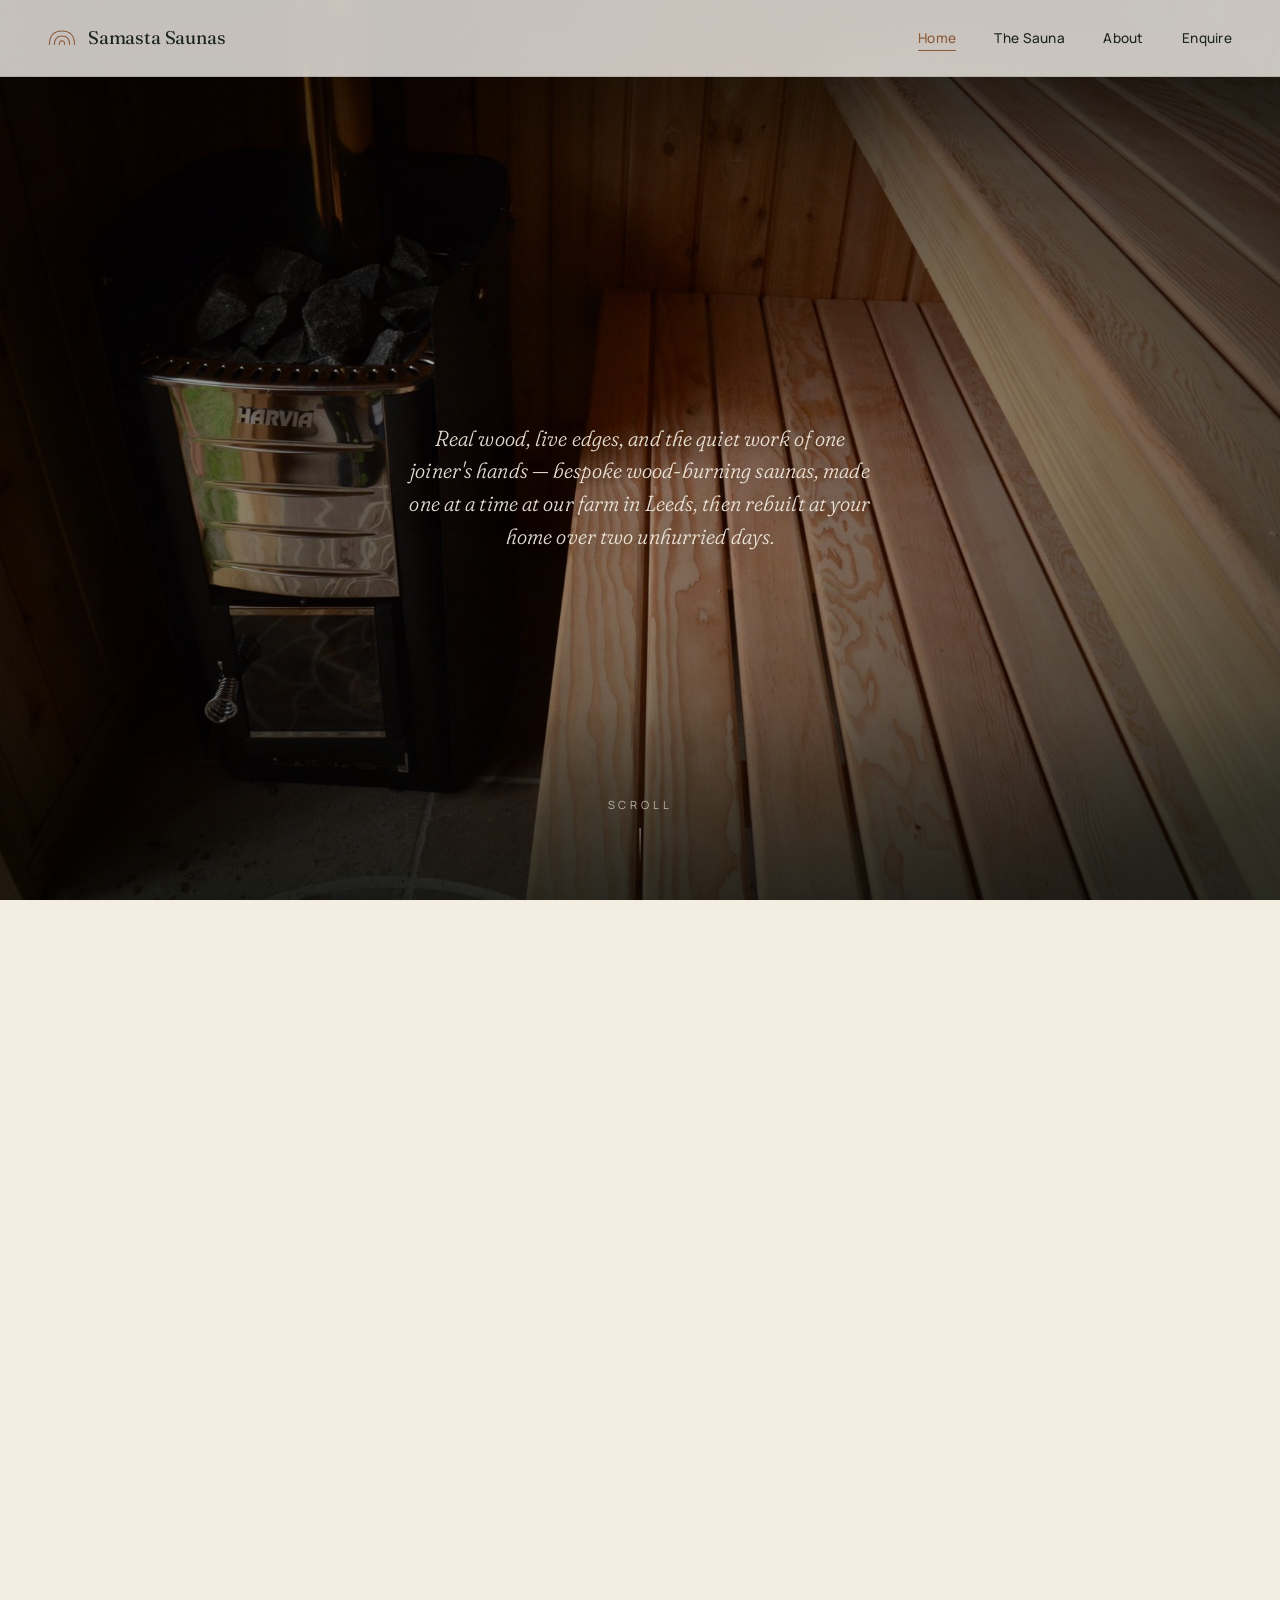
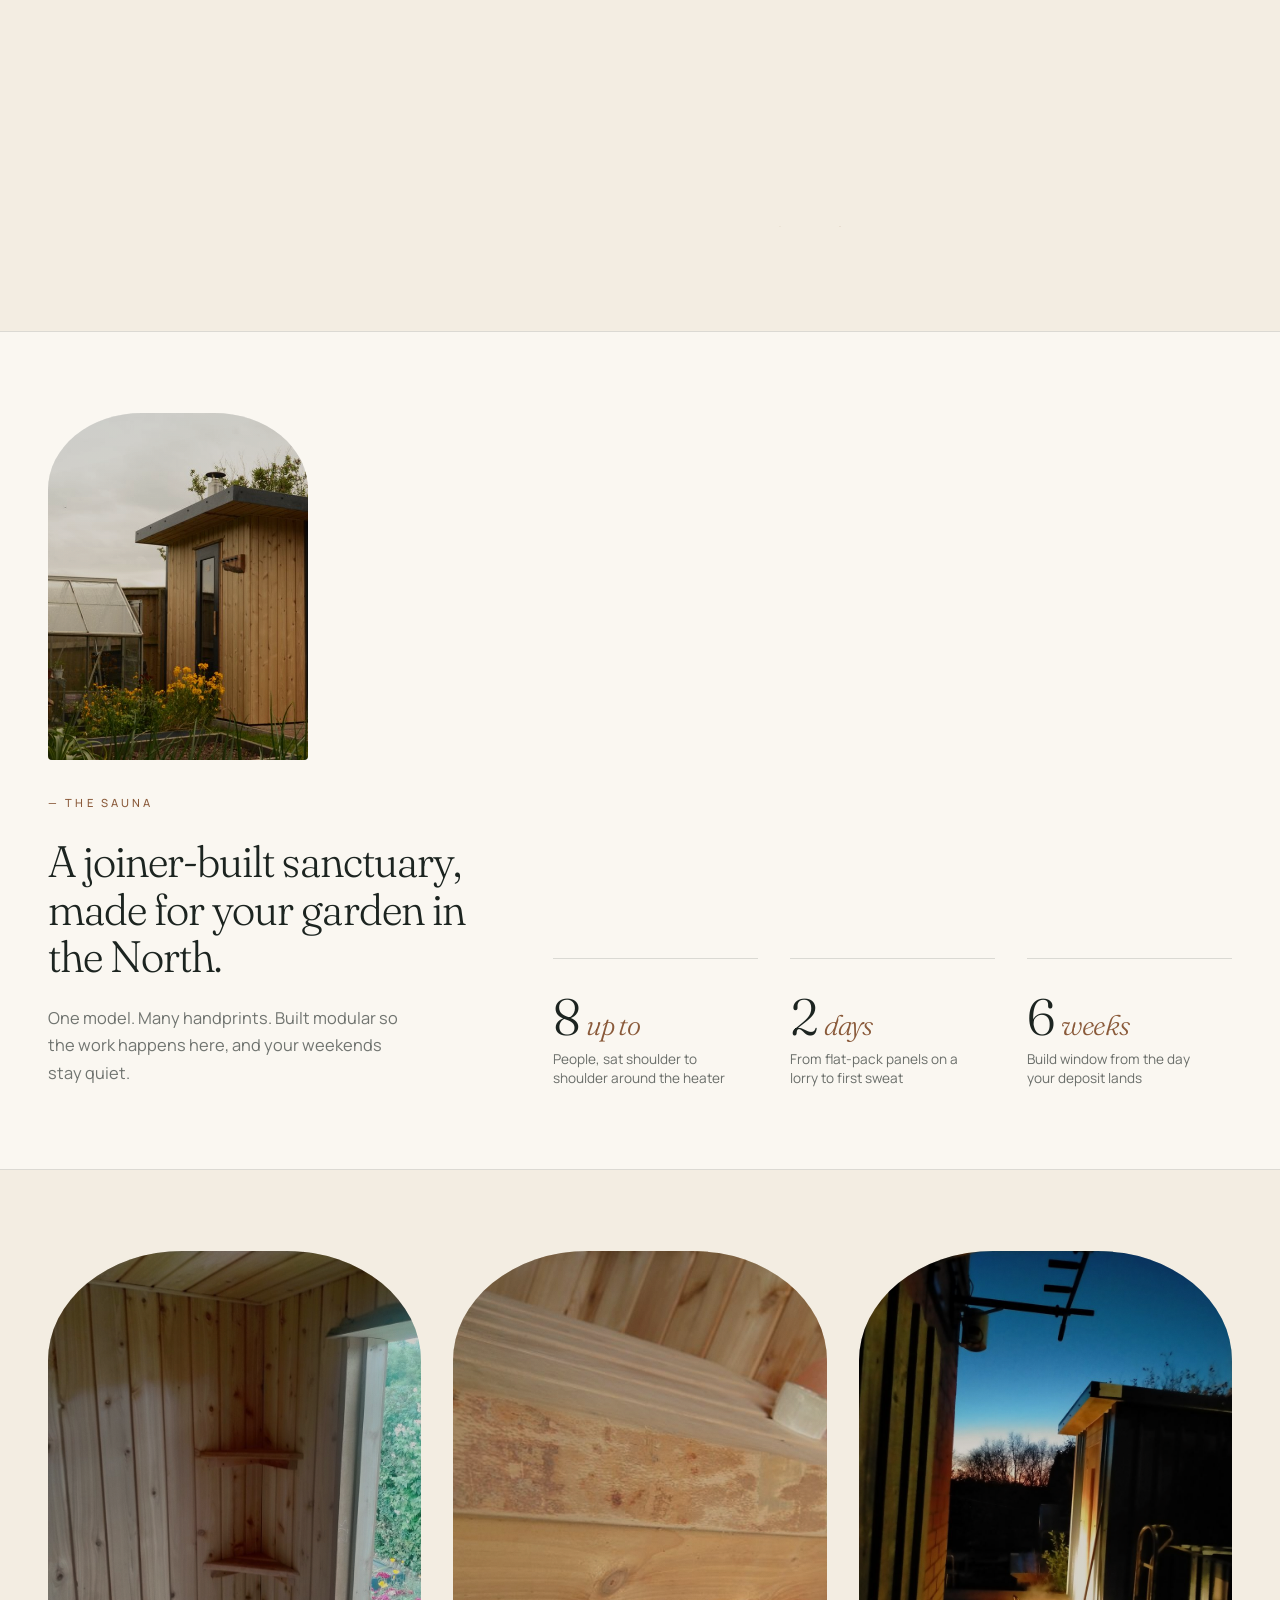
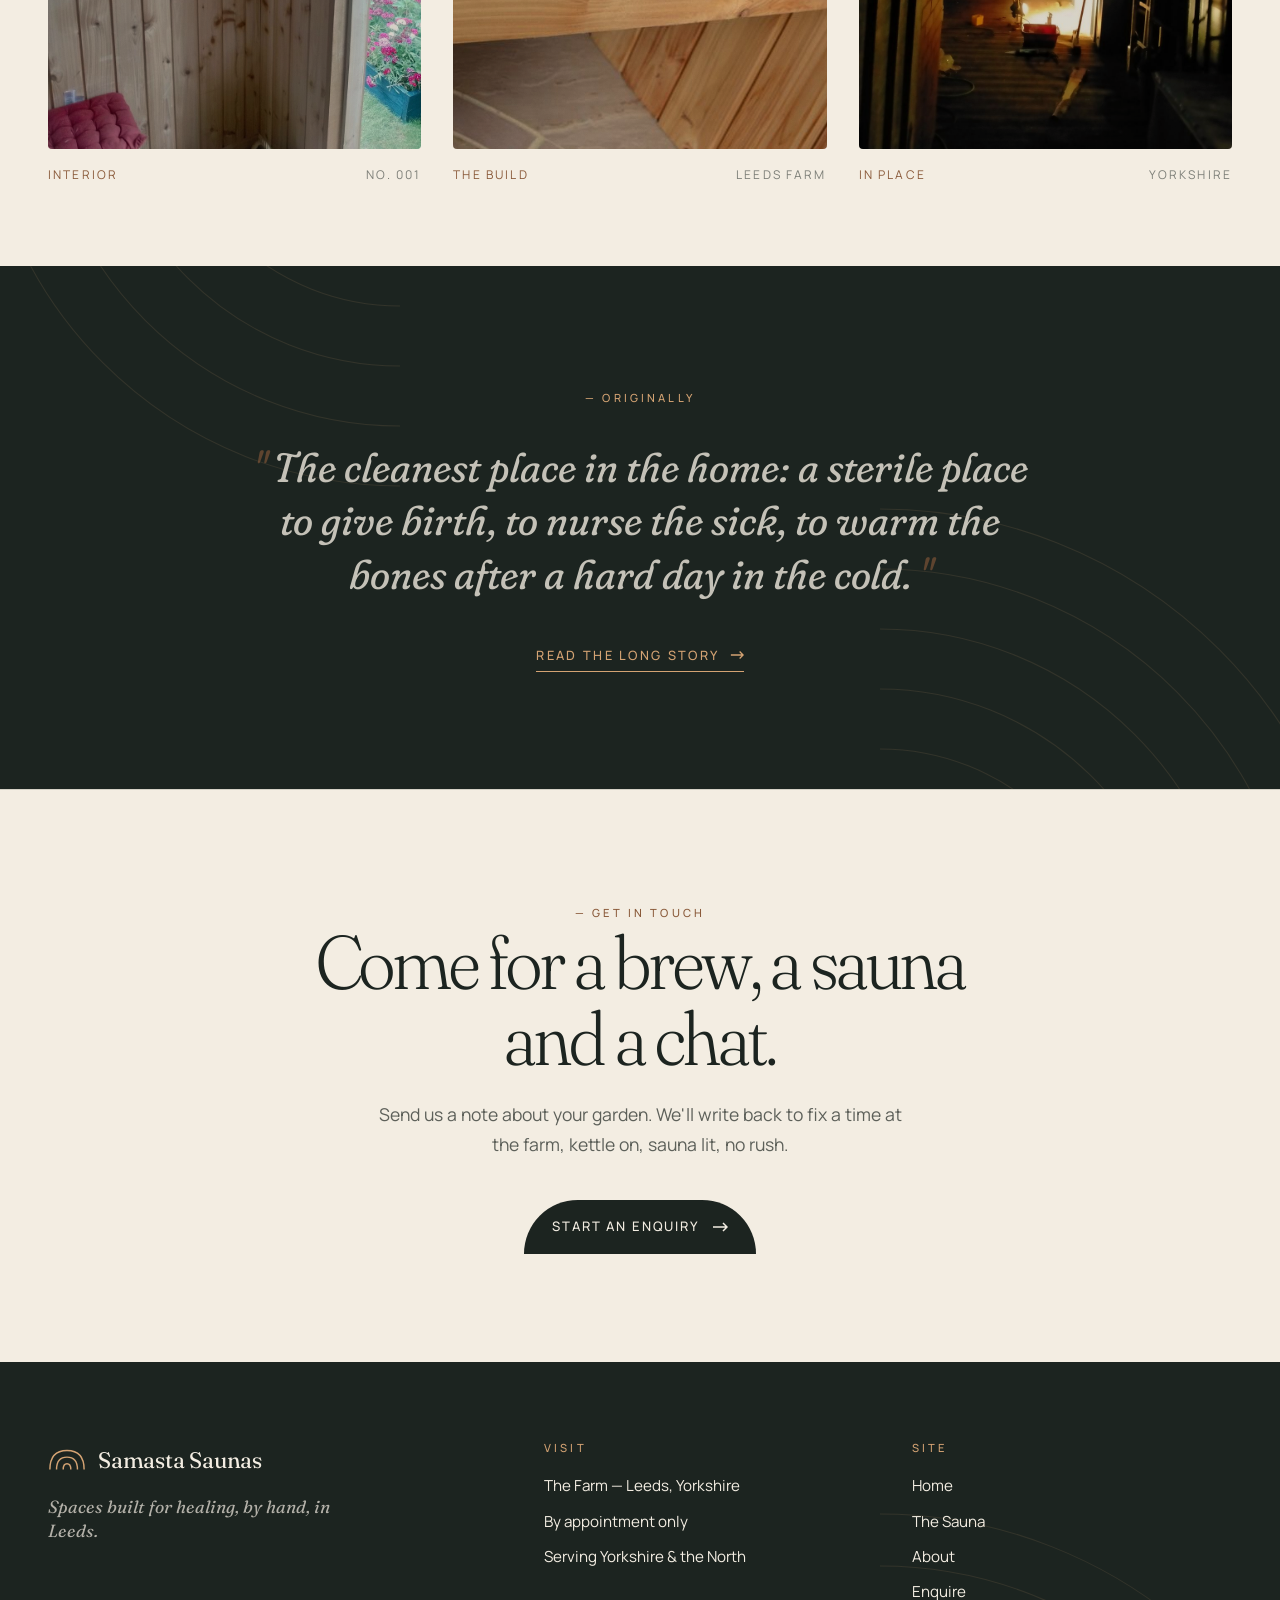
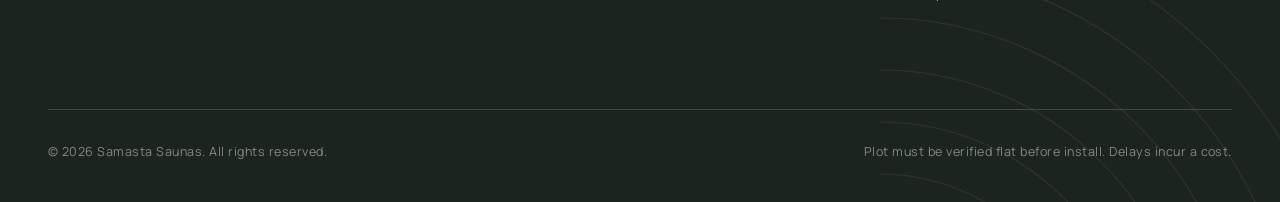
<file: index.html>
<!DOCTYPE html>
<html lang="en">
<head>
    <meta charset="UTF-8">
    <meta name="viewport" content="width=device-width, initial-scale=1.0">
    <title>Samasta Saunas — Hand-built wood-burning saunas, Leeds & Yorkshire</title>
    <meta name="description" content="Bespoke wood-burning saunas built by hand in Leeds. British red cedar, sheep's wool insulation, modular install in two days. Serving Yorkshire and the North of England.">
    <meta property="og:title" content="Samasta Saunas">
    <meta property="og:description" content="Real wood. Live edges. Sanctuary, built by hand. Bespoke wood-burning saunas from Leeds.">
    <meta property="og:type" content="website">
    <link rel="icon" type="image/svg+xml" href="data:image/svg+xml,<svg xmlns='http://www.w3.org/2000/svg' viewBox='0 0 40 24' fill='none' stroke='%238a5a3a' stroke-width='2'><path d='M2 22 Q2 2 20 2 Q38 2 38 22'/><path d='M9 22 Q9 9 20 9 Q31 9 31 22'/><path d='M16 22 Q16 16 20 16 Q24 16 24 22'/></svg>">
    <link rel="preconnect" href="https://fonts.googleapis.com">
    <link rel="preconnect" href="https://fonts.gstatic.com" crossorigin>
    <link href="https://fonts.googleapis.com/css2?family=Fraunces:ital,opsz,wght,SOFT@0,9..144,300..600,30..100;1,9..144,300..600,30..100&family=Manrope:wght@300;400;500;600&display=swap" rel="stylesheet">
    <link rel="preload" as="image" href="images/hero-interior.jpg" fetchpriority="high">
    <meta property="og:image" content="images/hero-interior.jpg">
    <meta name="twitter:card" content="summary_large_image">
    <link rel="stylesheet" href="styles.css">
</head>
<body>

<header class="nav" role="banner">
    <div class="nav__inner">
        <a class="brand" href="index.html" aria-label="Samasta Saunas home">
            <svg class="brand__mark" viewBox="0 0 40 24" fill="none" stroke="currentColor" stroke-width="1.5" aria-hidden="true">
                <path d="M2 22 Q2 2 20 2 Q38 2 38 22"/>
                <path d="M9 22 Q9 9 20 9 Q31 9 31 22"/>
                <path d="M16 22 Q16 16 20 16 Q24 16 24 22"/>
            </svg>
            <span>Samasta Saunas</span>
        </a>
        <button class="nav__toggle" aria-label="Open menu" aria-expanded="false"><span></span></button>
        <ul class="nav__links" id="nav-links">
            <li><a href="index.html" aria-current="page">Home</a></li>
            <li><a href="sauna.html">The Sauna</a></li>
            <li><a href="about.html">About</a></li>
            <li><a href="enquire.html">Enquire</a></li>
        </ul>
    </div>
</header>

<main>

<!-- ── Hero ────────────────────────────────────────────── -->
<section class="hero" aria-label="Introduction">
    <div class="hero__sticky">
        <div class="hero__frame">
            <div class="hero__image"
                 role="img"
                 aria-label="Wood-lined sauna interior, dim and warm, with cedar benches and a heater of stones in the centre"
                 style="background-image: url('images/hero-interior.jpg');"></div>
            <div class="hero__overlay" aria-hidden="true"></div>
            <div class="hero__copy">
                <h1 class="hero__intro">
                    Real wood, live edges, and the quiet work of one joiner's hands &mdash; bespoke wood-burning saunas, made one at a time at our farm in Leeds, then rebuilt at your home over two unhurried days.
                </h1>
            </div>
        </div>
        <div class="hero__scroll" aria-hidden="true">
            <span>Scroll</span>
        </div>
    </div>
</section>

<!-- ── Ethos manifesto ─────────────────────────────────── -->
<section class="ethos" aria-label="Ethos">
    <svg class="ethos__arc" viewBox="0 0 400 200" fill="none" stroke="currentColor" stroke-width="0.6" aria-hidden="true" preserveAspectRatio="xMidYMax meet">
        <path style="--i:0" pathLength="1" d="M40 200 A 160 160 0 0 1 360 200"/>
        <path style="--i:1" pathLength="1" d="M70 200 A 130 130 0 0 1 330 200"/>
        <path style="--i:2" pathLength="1" d="M100 200 A 100 100 0 0 1 300 200"/>
        <path style="--i:3" pathLength="1" d="M130 200 A 70 70 0 0 1 270 200"/>
        <path style="--i:4" pathLength="1" d="M160 200 A 40 40 0 0 1 240 200"/>
    </svg>
    <div class="ethos__photo ethos__photo--left" role="img" aria-label="The wood-burning stove lit and glowing inside a sauna" style="background-image: url('images/ethos-flame.jpg');"></div>
    <div class="ethos__photo ethos__photo--right" role="img" aria-label="Close grain of a live-edge cedar beam" style="background-image: url('images/ethos-grain.jpg');"></div>
    <div class="ethos__inner">
        <span class="eyebrow ethos__eyebrow">— Ethos</span>
        <p class="ethos__lead">
            <span class="ethos__word" style="--i:0">Real wood.</span><span class="ethos__sep" style="--i:1">·</span><span class="ethos__word" style="--i:2">Live edges.</span><span class="ethos__sep" style="--i:3">·</span><span class="ethos__word ethos__word--accent" style="--i:4">Soul.</span><span class="ethos__sep" style="--i:5">·</span><span class="ethos__word" style="--i:6">Warmth.</span><span class="ethos__sep" style="--i:7">·</span><span class="ethos__word ethos__word--accent" style="--i:8">Heart.</span>
        </p>
        <p class="ethos__lead ethos__lead--final">
            <span class="ethos__line" data-text="— made by a joiner, by his hands, not a factory.">— made by a joiner, by his hands, not a factory.</span>
        </p>
    </div>
</section>

<!-- ── Intro + quick facts ─────────────────────────────── -->
<section class="facts">
    <div class="facts__inner">
        <div class="facts__intro reveal">
            <div class="facts__photo">
                <div class="photo photo--arch-soft photo--has-image photo--portrait"
                     role="img"
                     aria-label="A finished Samasta sauna with built-in cold-plunge tubs, set in a home garden"
                     style="background-image: url('images/facts-sanctuary.jpg');"><div class="photo__tint"></div></div>
            </div>
            <span class="eyebrow">— The sauna</span>
            <h2 class="display-m">A joiner-built sanctuary, made for your garden in the North.</h2>
            <p class="muted" style="margin-top: 1rem; max-width: 36ch;">One model. Many handprints. Built modular so the work happens here, and your weekends stay quiet.</p>
        </div>
        <div class="facts__grid">
            <div class="fact reveal" data-delay="1">
                <div class="fact__num">8<small>up to</small></div>
                <div class="fact__label">People, sat shoulder to shoulder around the heater</div>
            </div>
            <div class="fact reveal" data-delay="2">
                <div class="fact__num">2<small>days</small></div>
                <div class="fact__label">From flat-pack panels on a lorry to first sweat</div>
            </div>
            <div class="fact reveal" data-delay="3">
                <div class="fact__num">6<small>weeks</small></div>
                <div class="fact__label">Build window from the day your deposit lands</div>
            </div>
        </div>
    </div>
</section>

<!-- ── Photo strip ─────────────────────────────────────── -->
<section class="strip" aria-label="Photographs">
    <div class="strip__inner">
        <figure class="reveal">
            <div class="photo photo--arch-soft photo--has-image"
                 role="img"
                 aria-label="Interior of the sauna at full heat, light spilling across cedar benches"
                 style="background-image: url('images/strip-interior-light.jpg');"><div class="photo__tint"></div></div>
            <figcaption class="strip__caption"><span>Interior</span><span>No. 001</span></figcaption>
        </figure>
        <figure class="reveal" data-delay="1">
            <div class="photo photo--arch-soft photo--has-image"
                 role="img"
                 aria-label="A close-up of British red cedar boards, freshly jointed"
                 style="background-image: url('images/strip-cedar-detail.jpg');"><div class="photo__tint"></div></div>
            <figcaption class="strip__caption"><span>The build</span><span>Leeds farm</span></figcaption>
        </figure>
        <figure class="reveal" data-delay="2">
            <div class="photo photo--arch-soft photo--has-image"
                 role="img"
                 aria-label="The sauna nestled into a Yorkshire garden at dusk"
                 style="background-image: url('images/strip-dusk-garden.jpg');"><div class="photo__tint"></div></div>
            <figcaption class="strip__caption"><span>In place</span><span>Yorkshire</span></figcaption>
        </figure>
    </div>
</section>

<!-- ── Origins teaser ──────────────────────────────────── -->
<section class="origins" aria-label="Origins">
    <svg class="origins__arc" viewBox="0 0 400 400" fill="none" stroke="currentColor" stroke-width="0.7" aria-hidden="true">
        <path d="M40 400 A 40 40 0 0 0 0 360"/>
        <path d="M80 400 A 80 80 0 0 0 0 320"/>
        <path d="M120 400 A 120 120 0 0 0 0 280"/>
        <path d="M160 400 A 160 160 0 0 0 0 240"/>
        <path d="M200 400 A 200 200 0 0 0 0 200"/>
        <path d="M240 400 A 240 240 0 0 0 0 160"/>
        <path d="M280 400 A 280 280 0 0 0 0 120"/>
        <path d="M320 400 A 320 320 0 0 0 0 80"/>
    </svg>
    <svg class="origins__arc origins__arc--left" viewBox="0 0 400 400" fill="none" stroke="currentColor" stroke-width="0.7" aria-hidden="true">
        <path d="M40 400 A 40 40 0 0 0 0 360"/>
        <path d="M80 400 A 80 80 0 0 0 0 320"/>
        <path d="M120 400 A 120 120 0 0 0 0 280"/>
        <path d="M160 400 A 160 160 0 0 0 0 240"/>
        <path d="M200 400 A 200 200 0 0 0 0 200"/>
        <path d="M240 400 A 240 240 0 0 0 0 160"/>
        <path d="M280 400 A 280 280 0 0 0 0 120"/>
    </svg>

    <div class="origins__inner">
        <span class="eyebrow reveal">— Originally</span>
        <p class="origins__quote reveal" data-delay="1">
            The cleanest place in the home: a sterile place to give birth, to nurse the sick, to warm the bones after a hard day in the cold.
        </p>
        <a href="about.html" class="link-arrow reveal" data-delay="2">
            <span>Read the long story</span>
            <svg width="14" height="10" viewBox="0 0 16 10" fill="none" stroke="currentColor" stroke-width="1.5"><path d="M1 5h14m-4-4 4 4-4 4"/></svg>
        </a>
    </div>
</section>

<!-- ── Closing CTA ─────────────────────────────────────── -->
<section class="cta-band">
    <div class="cta-band__inner">
        <span class="eyebrow reveal">— Get in touch</span>
        <h2 class="display-l reveal" data-delay="1">Come for a brew, a sauna and a chat.</h2>
        <p class="reveal" data-delay="2">Send us a note about your garden. We'll write back to fix a time at the farm, kettle on, sauna lit, no rush.</p>
        <a href="enquire.html" class="btn reveal" data-delay="3">
            <span>Start an enquiry</span>
            <svg class="arrow" viewBox="0 0 16 10" fill="none" stroke="currentColor" stroke-width="1.5"><path d="M1 5h14m-4-4 4 4-4 4"/></svg>
        </a>
    </div>
</section>

</main>

<!-- ── Footer ──────────────────────────────────────────── -->
<footer class="footer" role="contentinfo">
    <svg class="footer__arc" viewBox="0 0 400 400" fill="none" stroke="currentColor" stroke-width="0.8" aria-hidden="true">
        <path d="M40 400 A 40 40 0 0 0 0 360"/>
        <path d="M80 400 A 80 80 0 0 0 0 320"/>
        <path d="M120 400 A 120 120 0 0 0 0 280"/>
        <path d="M160 400 A 160 160 0 0 0 0 240"/>
        <path d="M200 400 A 200 200 0 0 0 0 200"/>
        <path d="M240 400 A 240 240 0 0 0 0 160"/>
        <path d="M280 400 A 280 280 0 0 0 0 120"/>
        <path d="M320 400 A 320 320 0 0 0 0 80"/>
        <path d="M360 400 A 360 360 0 0 0 0 40"/>
    </svg>
    <div class="footer__inner">
        <div class="footer__brand">
            <div class="brand">
                <svg class="brand__mark" viewBox="0 0 40 24" fill="none" stroke="currentColor" stroke-width="1.5" aria-hidden="true">
                    <path d="M2 22 Q2 2 20 2 Q38 2 38 22"/>
                    <path d="M9 22 Q9 9 20 9 Q31 9 31 22"/>
                    <path d="M16 22 Q16 16 20 16 Q24 16 24 22"/>
                </svg>
                <span>Samasta Saunas</span>
            </div>
            <p class="footer__tagline">Spaces built for healing, by hand, in Leeds.</p>
        </div>
        <div class="footer__col">
            <h4>Visit</h4>
            <ul>
                <li>The Farm — Leeds, Yorkshire</li>
                <li>By appointment only</li>
                <li>Serving Yorkshire &amp; the North</li>
            </ul>
        </div>
        <div class="footer__col">
            <h4>Site</h4>
            <ul>
                <li><a href="index.html">Home</a></li>
                <li><a href="sauna.html">The Sauna</a></li>
                <li><a href="about.html">About</a></li>
                <li><a href="enquire.html">Enquire</a></li>
            </ul>
        </div>
        <div class="footer__disclaimer">
            <span>© <span id="year">2026</span> Samasta Saunas. All rights reserved.</span>
            <span>Plot must be verified flat before install. Delays incur a cost.</span>
        </div>
    </div>
</footer>

<script src="app.js"></script>
<script>document.getElementById('year').textContent = new Date().getFullYear();</script>
</body>
</html>
</file>
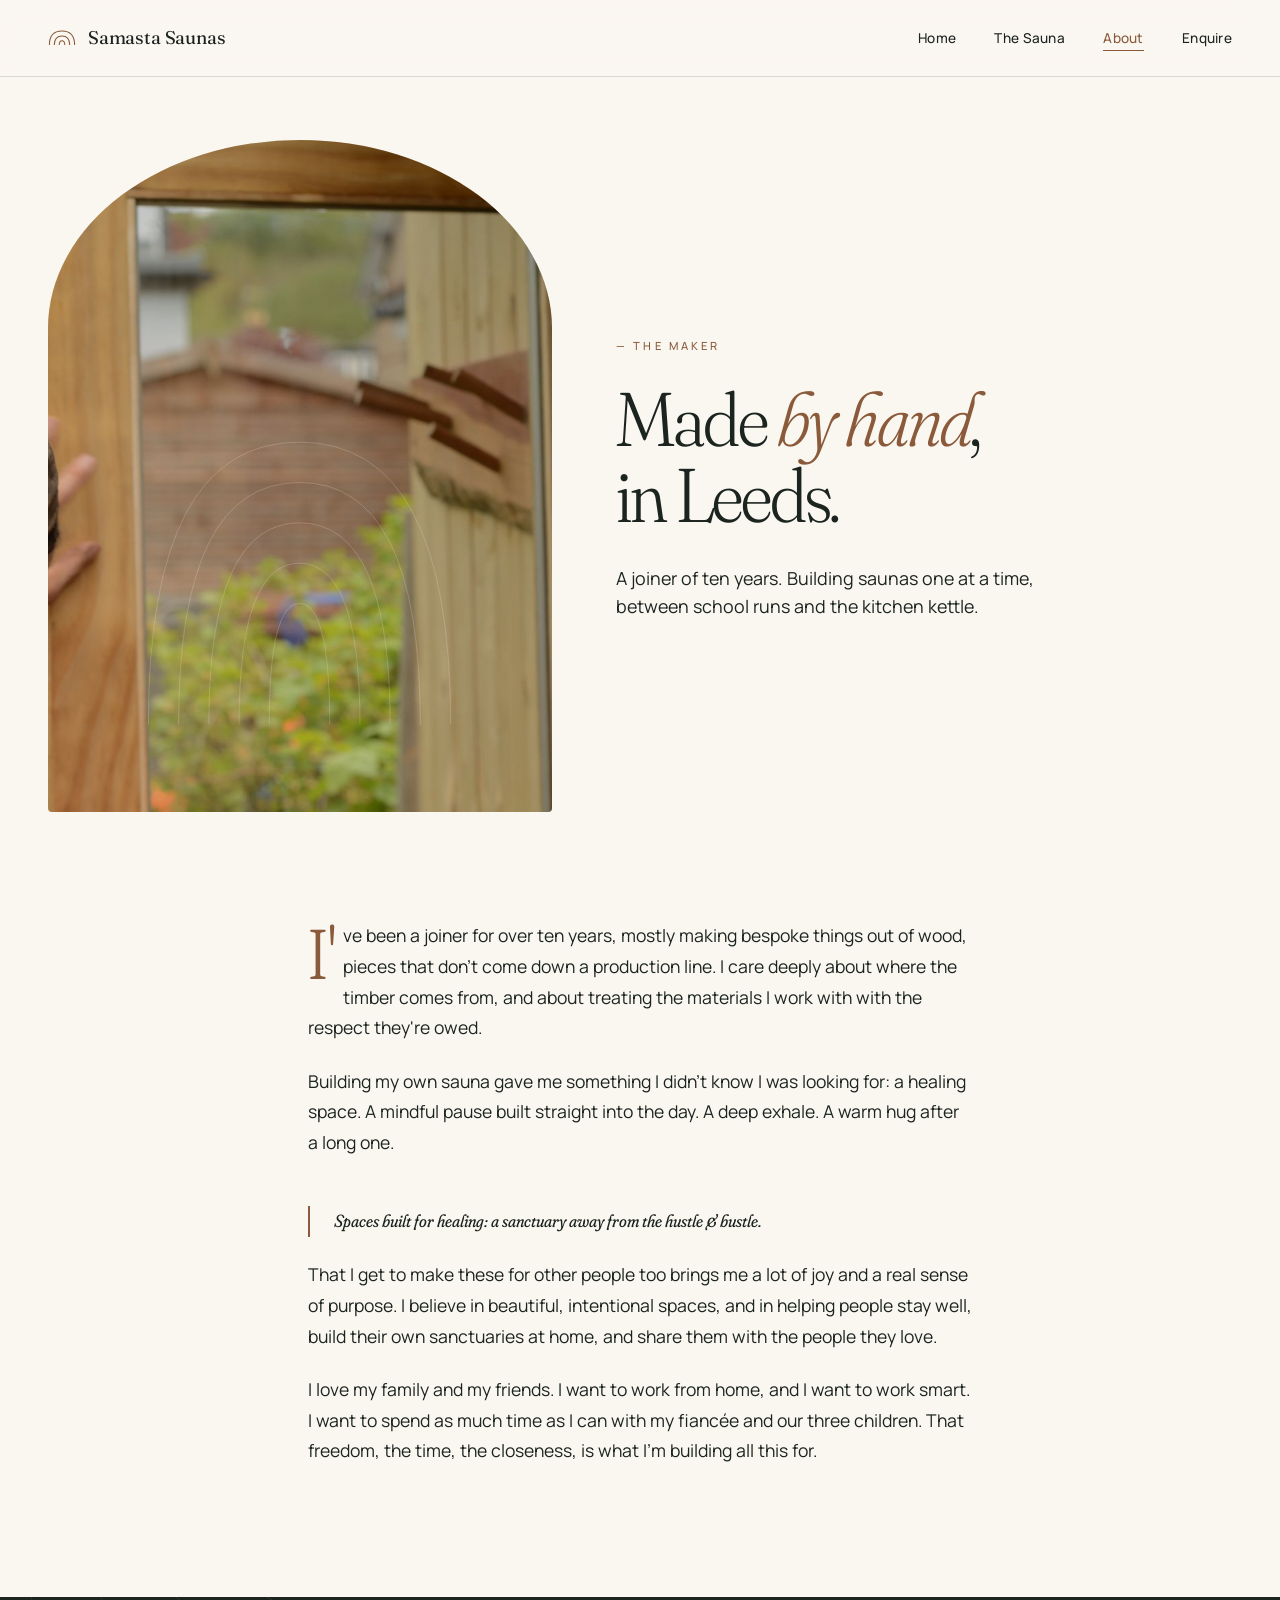
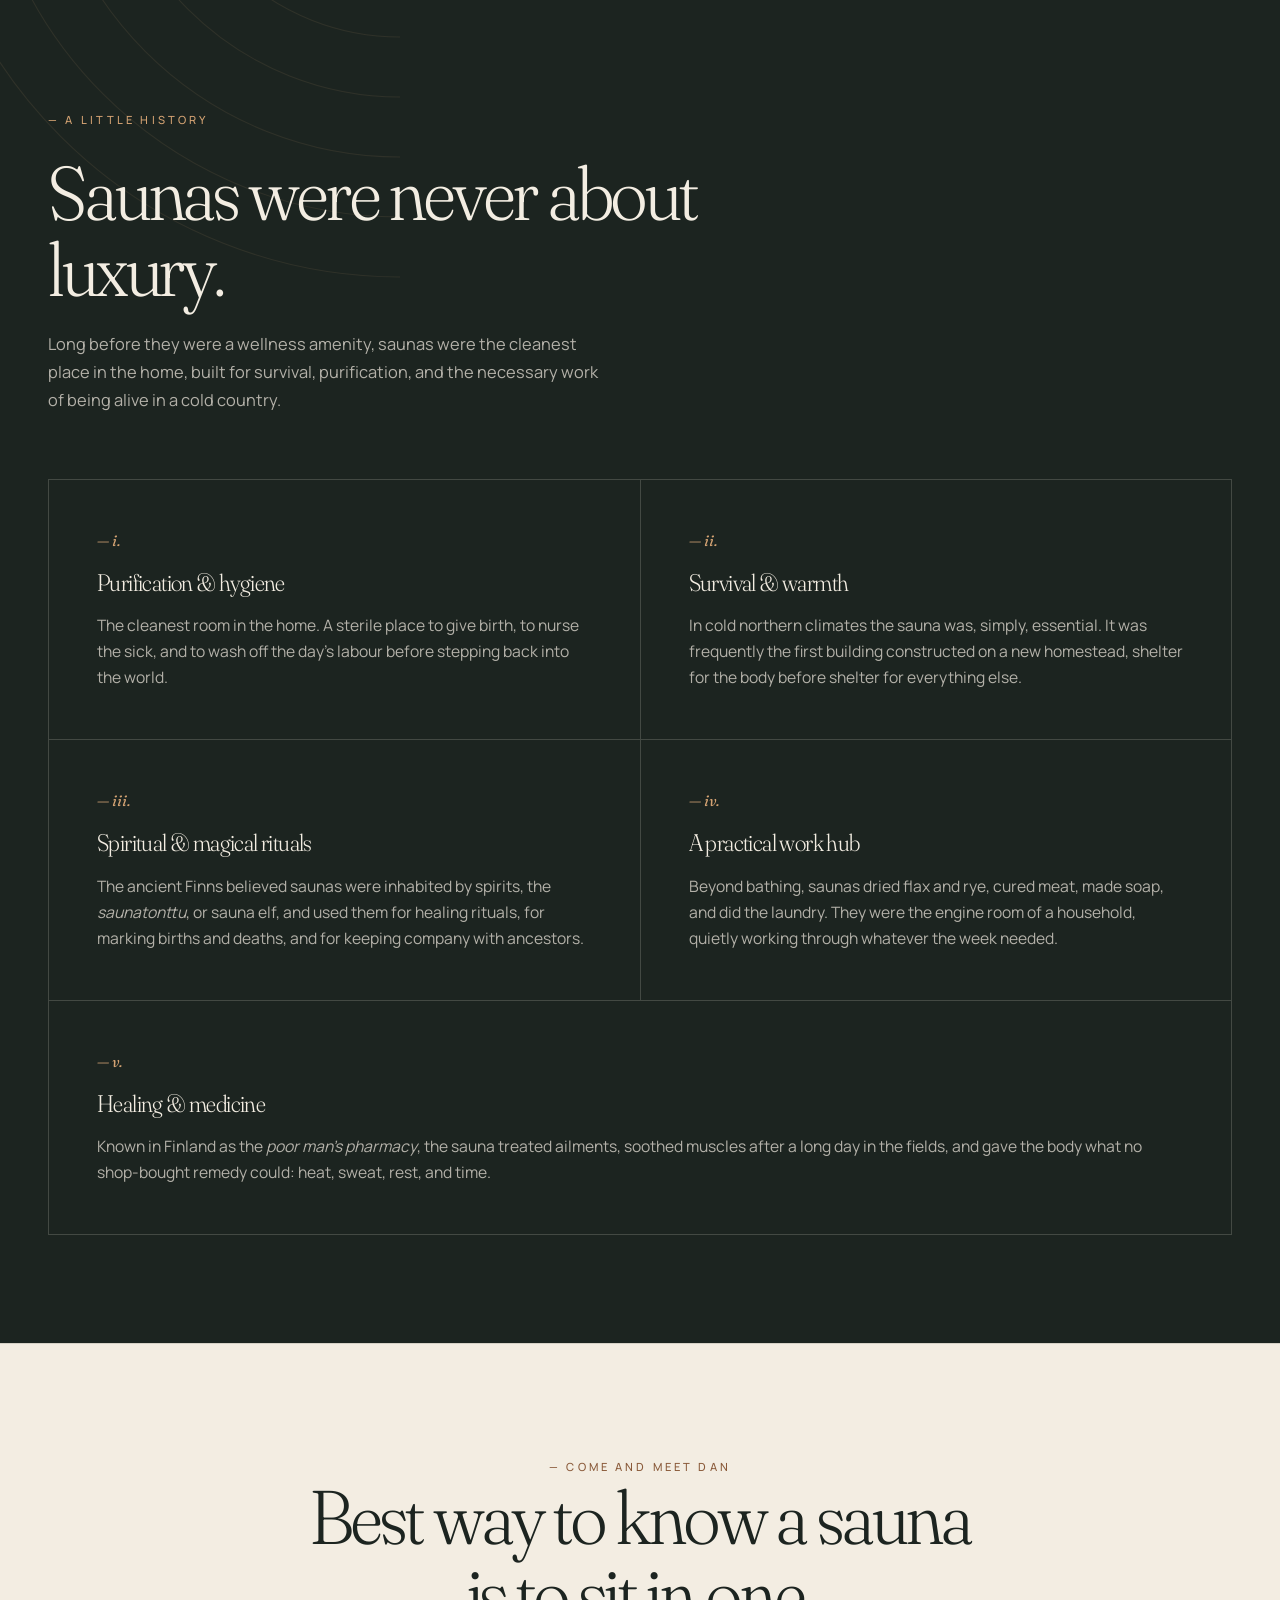
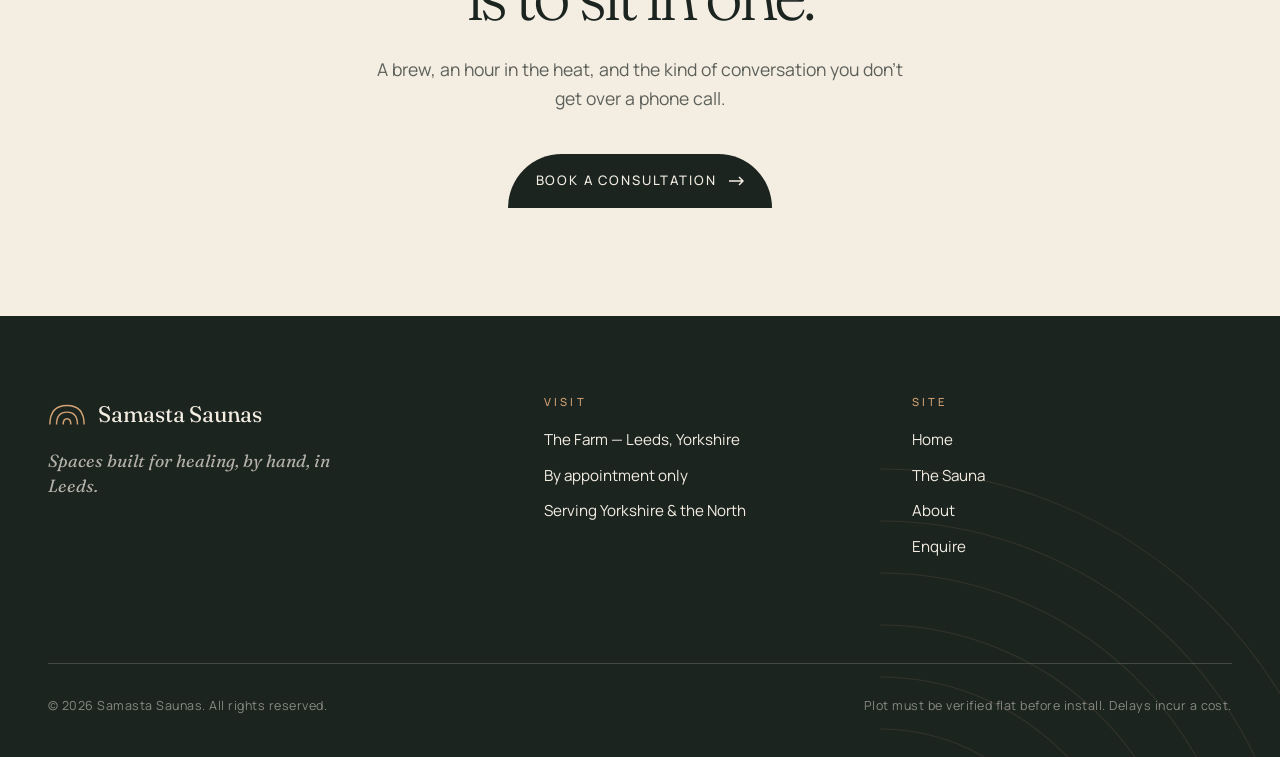
<file: about.html>
<!DOCTYPE html>
<html lang="en">
<head>
    <meta charset="UTF-8">
    <meta name="viewport" content="width=device-width, initial-scale=1.0">
    <title>About — Samasta Saunas</title>
    <meta name="description" content="Made by hand in Leeds. A joiner of ten years building sanctuaries for healing, warmth and the kind of pause life keeps asking for.">
    <meta property="og:title" content="About Dan — Samasta Saunas">
    <meta property="og:description" content="A joiner, a father, a maker. Building spaces for healing and home.">
    <link rel="icon" type="image/svg+xml" href="data:image/svg+xml,<svg xmlns='http://www.w3.org/2000/svg' viewBox='0 0 40 24' fill='none' stroke='%238a5a3a' stroke-width='2'><path d='M2 22 Q2 2 20 2 Q38 2 38 22'/><path d='M9 22 Q9 9 20 9 Q31 9 31 22'/><path d='M16 22 Q16 16 20 16 Q24 16 24 22'/></svg>">
    <link rel="preconnect" href="https://fonts.googleapis.com">
    <link rel="preconnect" href="https://fonts.gstatic.com" crossorigin>
    <link href="https://fonts.googleapis.com/css2?family=Fraunces:ital,opsz,wght,SOFT@0,9..144,300..600,30..100;1,9..144,300..600,30..100&family=Manrope:wght@300;400;500;600&display=swap" rel="stylesheet">
    <link rel="stylesheet" href="styles.css">
</head>
<body>

<header class="nav" role="banner">
    <div class="nav__inner">
        <a class="brand" href="index.html" aria-label="Samasta Saunas home">
            <svg class="brand__mark" viewBox="0 0 40 24" fill="none" stroke="currentColor" stroke-width="1.5" aria-hidden="true">
                <path d="M2 22 Q2 2 20 2 Q38 2 38 22"/>
                <path d="M9 22 Q9 9 20 9 Q31 9 31 22"/>
                <path d="M16 22 Q16 16 20 16 Q24 16 24 22"/>
            </svg>
            <span>Samasta Saunas</span>
        </a>
        <button class="nav__toggle" aria-label="Open menu" aria-expanded="false"><span></span></button>
        <ul class="nav__links" id="nav-links">
            <li><a href="index.html">Home</a></li>
            <li><a href="sauna.html">The Sauna</a></li>
            <li><a href="about.html" aria-current="page">About</a></li>
            <li><a href="enquire.html">Enquire</a></li>
        </ul>
    </div>
</header>

<main>

<!-- ── Hero: Dan ───────────────────────────────────────── -->
<section class="about-hero">
    <div class="about-hero__grid">
        <div class="about-hero__photo reveal">
            <div class="photo photo--arch photo--has-image photo--with-arcs"
                 role="img"
                 aria-label="Dan fitting the door frame of a Samasta sauna, mid-build"
                 style="height: 100%; background-image: url('images/about-hero-dan.jpg');"><div class="photo__tint"></div></div>
        </div>
        <div class="about-hero__text reveal" data-delay="1">
            <span class="eyebrow">— The maker</span>
            <h1 class="display-l">Made <em>by hand</em>,<br>in Leeds.</h1>
            <p class="lead" style="max-width: 38ch;">
                A joiner of ten years. Building saunas one at a time, between school runs and the kitchen kettle.
            </p>
        </div>
    </div>
</section>

<!-- ── Dan's story ─────────────────────────────────────── -->
<section class="maker-story">
    <div class="maker-story__inner">
        <p class="reveal">
            I've been a joiner for over ten years, mostly making bespoke things out of wood, pieces that don't come down a production line. I care deeply about where the timber comes from, and about treating the materials I work with with the respect they're owed.
        </p>
        <p class="reveal">
            Building my own sauna gave me something I didn't know I was looking for: a healing space. A mindful pause built straight into the day. A deep exhale. A warm hug after a long one.
        </p>
        <p class="pullquote reveal" data-delay="1">
            Spaces built for healing: a sanctuary away from the hustle &amp; bustle.
        </p>
        <p class="reveal">
            That I get to make these for other people too brings me a lot of joy and a real sense of purpose. I believe in beautiful, intentional spaces, and in helping people stay well, build their own sanctuaries at home, and share them with the people they love.
        </p>
        <p class="reveal">
            I love my family and my friends. I want to work from home, and I want to work smart. I want to spend as much time as I can with my fiancée and our three children. That freedom, the time, the closeness, is what I'm building all this for.
        </p>
    </div>
</section>

<!-- ── Original intentions (dark interlude) ────────────── -->
<section class="origins-full">
    <svg class="origins__arc origins__arc--left" viewBox="0 0 400 400" fill="none" stroke="currentColor" stroke-width="0.7" aria-hidden="true" style="left:-200px; top:-200px; width:600px; height:600px; color: rgba(212,163,115,0.1); position: absolute; pointer-events: none; z-index: 1;">
        <path d="M40 400 A 40 40 0 0 0 0 360"/>
        <path d="M80 400 A 80 80 0 0 0 0 320"/>
        <path d="M120 400 A 120 120 0 0 0 0 280"/>
        <path d="M160 400 A 160 160 0 0 0 0 240"/>
        <path d="M200 400 A 200 200 0 0 0 0 200"/>
        <path d="M240 400 A 240 240 0 0 0 0 160"/>
        <path d="M280 400 A 280 280 0 0 0 0 120"/>
        <path d="M320 400 A 320 320 0 0 0 0 80"/>
    </svg>

    <div class="origins-full__inner">
        <div class="origins-full__head reveal">
            <span class="eyebrow">— A little history</span>
            <h2 class="display-l">Saunas were never about luxury.</h2>
            <p>Long before they were a wellness amenity, saunas were the cleanest place in the home, built for survival, purification, and the necessary work of being alive in a cold country.</p>
        </div>

        <div class="origins-grid">
            <article class="origin reveal">
                <span class="origin__num">— i.</span>
                <h3>Purification &amp; hygiene</h3>
                <p>The cleanest room in the home. A sterile place to give birth, to nurse the sick, and to wash off the day's labour before stepping back into the world.</p>
            </article>
            <article class="origin reveal" data-delay="1">
                <span class="origin__num">— ii.</span>
                <h3>Survival &amp; warmth</h3>
                <p>In cold northern climates the sauna was, simply, essential. It was frequently the first building constructed on a new homestead, shelter for the body before shelter for everything else.</p>
            </article>
            <article class="origin reveal" data-delay="2">
                <span class="origin__num">— iii.</span>
                <h3>Spiritual &amp; magical rituals</h3>
                <p>The ancient Finns believed saunas were inhabited by spirits, the <em>saunatonttu</em>, or sauna elf, and used them for healing rituals, for marking births and deaths, and for keeping company with ancestors.</p>
            </article>
            <article class="origin reveal" data-delay="3">
                <span class="origin__num">— iv.</span>
                <h3>A practical work hub</h3>
                <p>Beyond bathing, saunas dried flax and rye, cured meat, made soap, and did the laundry. They were the engine room of a household, quietly working through whatever the week needed.</p>
            </article>
            <article class="origin reveal" data-delay="4" style="grid-column: 1 / -1;">
                <span class="origin__num">— v.</span>
                <h3>Healing &amp; medicine</h3>
                <p>Known in Finland as the <em>poor man's pharmacy</em>, the sauna treated ailments, soothed muscles after a long day in the fields, and gave the body what no shop-bought remedy could: heat, sweat, rest, and time.</p>
            </article>
        </div>
    </div>
</section>

<!-- ── Closing CTA ─────────────────────────────────────── -->
<section class="cta-band">
    <div class="cta-band__inner">
        <span class="eyebrow reveal">— Come and meet Dan</span>
        <h2 class="display-l reveal" data-delay="1">Best way to know a sauna is to sit in one.</h2>
        <p class="reveal" data-delay="2">A brew, an hour in the heat, and the kind of conversation you don't get over a phone call.</p>
        <a href="enquire.html" class="btn reveal" data-delay="3">
            <span>Book a consultation</span>
            <svg class="arrow" viewBox="0 0 16 10" fill="none" stroke="currentColor" stroke-width="1.5"><path d="M1 5h14m-4-4 4 4-4 4"/></svg>
        </a>
    </div>
</section>

</main>

<footer class="footer" role="contentinfo">
    <svg class="footer__arc" viewBox="0 0 400 400" fill="none" stroke="currentColor" stroke-width="0.8" aria-hidden="true">
        <path d="M40 400 A 40 40 0 0 0 0 360"/>
        <path d="M80 400 A 80 80 0 0 0 0 320"/>
        <path d="M120 400 A 120 120 0 0 0 0 280"/>
        <path d="M160 400 A 160 160 0 0 0 0 240"/>
        <path d="M200 400 A 200 200 0 0 0 0 200"/>
        <path d="M240 400 A 240 240 0 0 0 0 160"/>
        <path d="M280 400 A 280 280 0 0 0 0 120"/>
        <path d="M320 400 A 320 320 0 0 0 0 80"/>
        <path d="M360 400 A 360 360 0 0 0 0 40"/>
    </svg>
    <div class="footer__inner">
        <div class="footer__brand">
            <div class="brand">
                <svg class="brand__mark" viewBox="0 0 40 24" fill="none" stroke="currentColor" stroke-width="1.5" aria-hidden="true">
                    <path d="M2 22 Q2 2 20 2 Q38 2 38 22"/>
                    <path d="M9 22 Q9 9 20 9 Q31 9 31 22"/>
                    <path d="M16 22 Q16 16 20 16 Q24 16 24 22"/>
                </svg>
                <span>Samasta Saunas</span>
            </div>
            <p class="footer__tagline">Spaces built for healing, by hand, in Leeds.</p>
        </div>
        <div class="footer__col">
            <h4>Visit</h4>
            <ul>
                <li>The Farm — Leeds, Yorkshire</li>
                <li>By appointment only</li>
                <li>Serving Yorkshire &amp; the North</li>
            </ul>
        </div>
        <div class="footer__col">
            <h4>Site</h4>
            <ul>
                <li><a href="index.html">Home</a></li>
                <li><a href="sauna.html">The Sauna</a></li>
                <li><a href="about.html">About</a></li>
                <li><a href="enquire.html">Enquire</a></li>
            </ul>
        </div>
        <div class="footer__disclaimer">
            <span>© <span id="year">2026</span> Samasta Saunas. All rights reserved.</span>
            <span>Plot must be verified flat before install. Delays incur a cost.</span>
        </div>
    </div>
</footer>

<script src="app.js"></script>
<script>document.getElementById('year').textContent = new Date().getFullYear();</script>
</body>
</html>
</file>
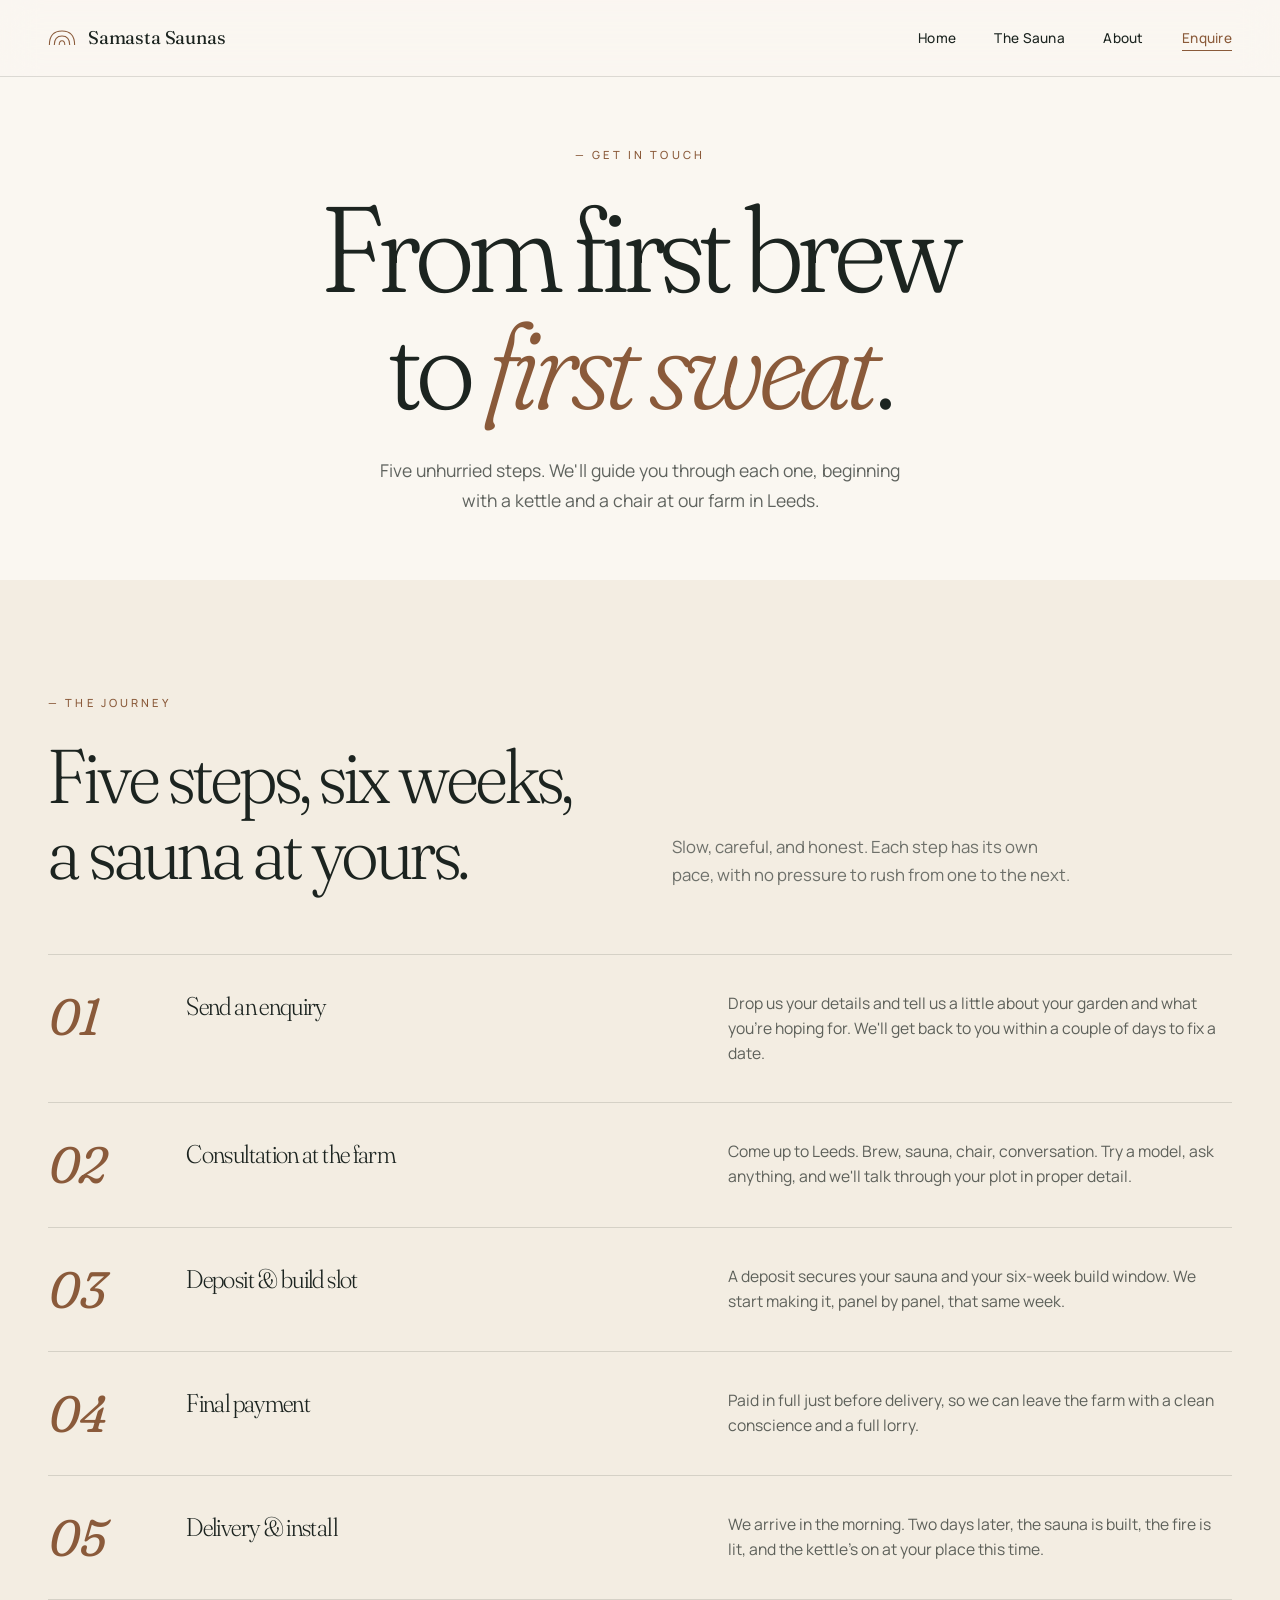
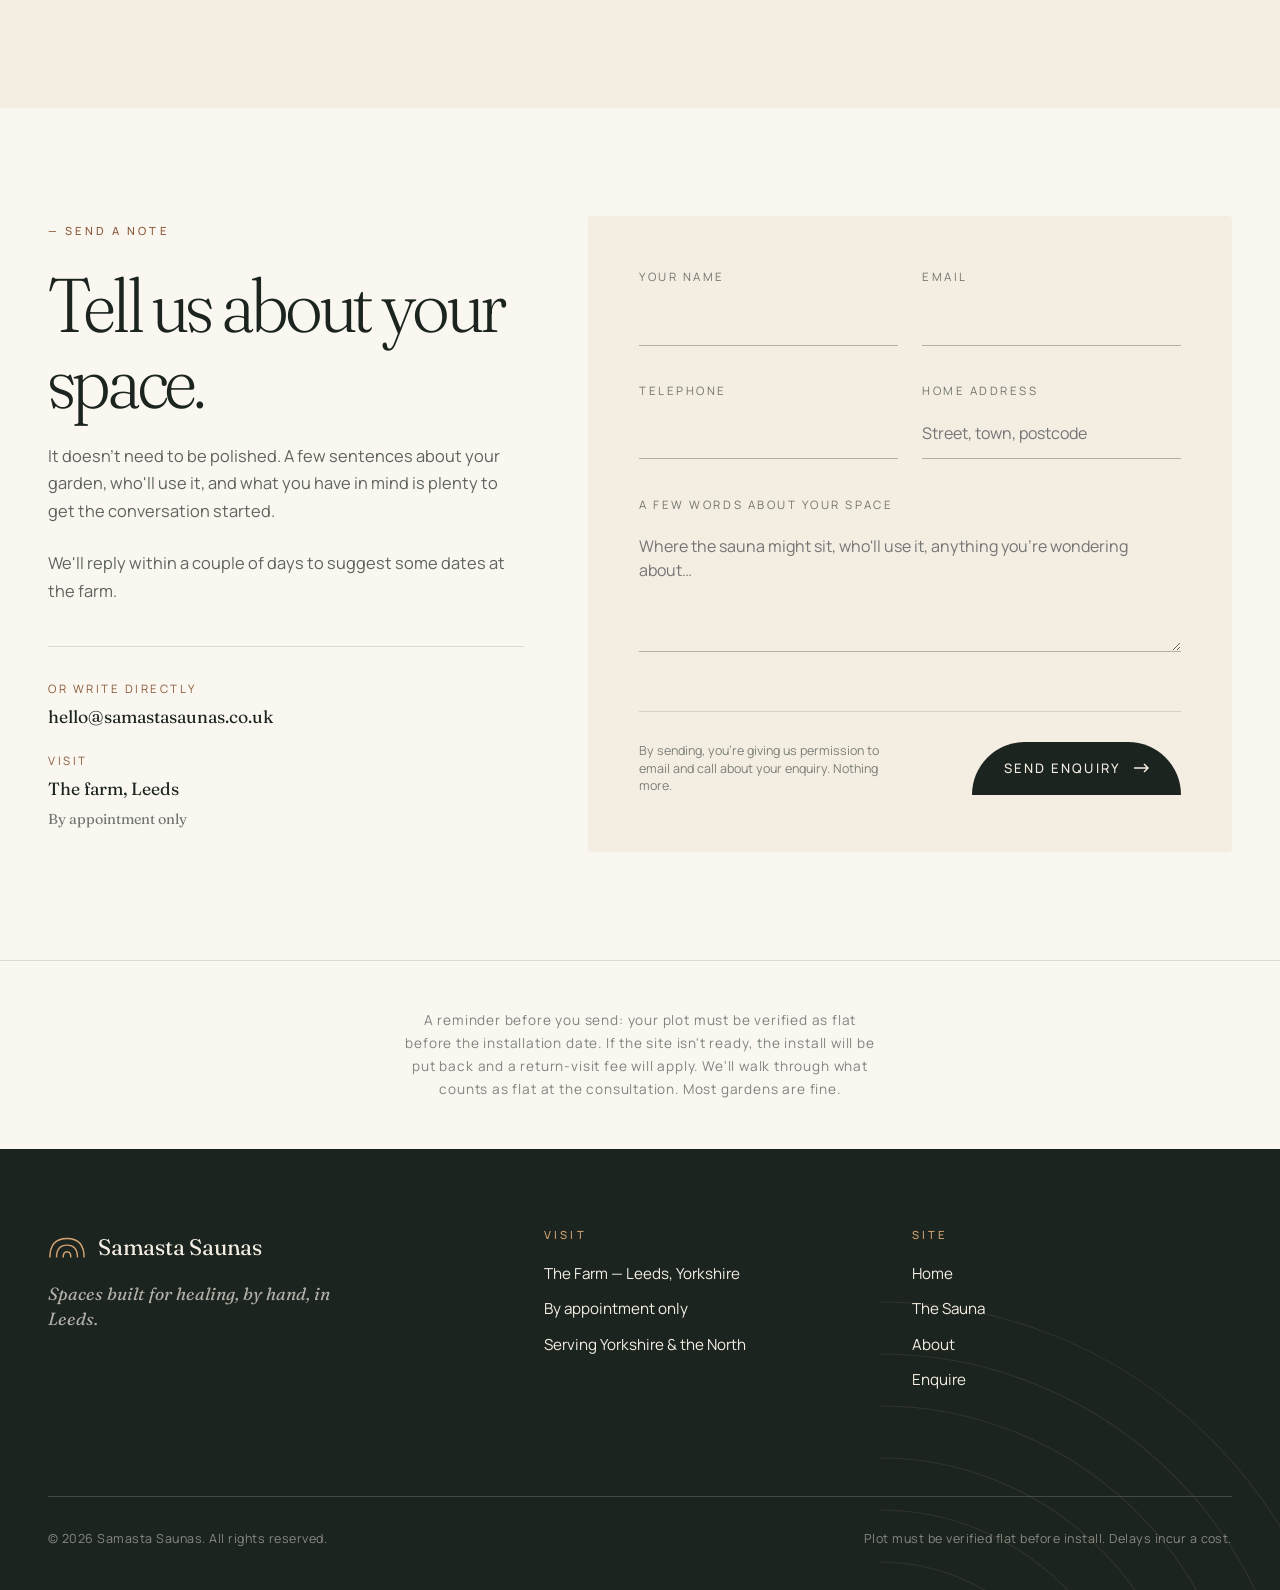
<file: enquire.html>
<!DOCTYPE html>
<html lang="en">
<head>
    <meta charset="UTF-8">
    <meta name="viewport" content="width=device-width, initial-scale=1.0">
    <title>Enquire — Samasta Saunas</title>
    <meta name="description" content="Plan your sauna. Send us a note, come for a brew and a sauna at the Leeds farm, and we'll talk through your space.">
    <meta property="og:title" content="Enquire — Samasta Saunas">
    <meta property="og:description" content="From first brew to first sweat. The five-step journey to a sauna in your garden.">
    <link rel="icon" type="image/svg+xml" href="data:image/svg+xml,<svg xmlns='http://www.w3.org/2000/svg' viewBox='0 0 40 24' fill='none' stroke='%238a5a3a' stroke-width='2'><path d='M2 22 Q2 2 20 2 Q38 2 38 22'/><path d='M9 22 Q9 9 20 9 Q31 9 31 22'/><path d='M16 22 Q16 16 20 16 Q24 16 24 22'/></svg>">
    <link rel="preconnect" href="https://fonts.googleapis.com">
    <link rel="preconnect" href="https://fonts.gstatic.com" crossorigin>
    <link href="https://fonts.googleapis.com/css2?family=Fraunces:ital,opsz,wght,SOFT@0,9..144,300..600,30..100;1,9..144,300..600,30..100&family=Manrope:wght@300;400;500;600&display=swap" rel="stylesheet">
    <link rel="stylesheet" href="styles.css">
</head>
<body>

<header class="nav" role="banner">
    <div class="nav__inner">
        <a class="brand" href="index.html" aria-label="Samasta Saunas home">
            <svg class="brand__mark" viewBox="0 0 40 24" fill="none" stroke="currentColor" stroke-width="1.5" aria-hidden="true">
                <path d="M2 22 Q2 2 20 2 Q38 2 38 22"/>
                <path d="M9 22 Q9 9 20 9 Q31 9 31 22"/>
                <path d="M16 22 Q16 16 20 16 Q24 16 24 22"/>
            </svg>
            <span>Samasta Saunas</span>
        </a>
        <button class="nav__toggle" aria-label="Open menu" aria-expanded="false"><span></span></button>
        <ul class="nav__links" id="nav-links">
            <li><a href="index.html">Home</a></li>
            <li><a href="sauna.html">The Sauna</a></li>
            <li><a href="about.html">About</a></li>
            <li><a href="enquire.html" aria-current="page">Enquire</a></li>
        </ul>
    </div>
</header>

<main>

<!-- ── Hero ────────────────────────────────────────────── -->
<section class="enquire-hero">
    <div class="enquire-hero__inner">
        <span class="eyebrow reveal">— Get in touch</span>
        <h1 class="display-xl reveal" data-delay="1">From first brew<br>to <em>first sweat</em>.</h1>
        <p class="reveal" data-delay="2">Five unhurried steps. We'll guide you through each one, beginning with a kettle and a chair at our farm in Leeds.</p>
    </div>
</section>

<!-- ── Journey ─────────────────────────────────────────── -->
<section class="journey">
    <div class="journey__inner">
        <div class="journey__head">
            <div class="reveal">
                <span class="eyebrow">— The journey</span>
                <h2 class="display-l" style="margin-top: 1.5rem;">Five steps, six weeks, a sauna at yours.</h2>
            </div>
            <p class="muted reveal" data-delay="1" style="font-size: 1.05rem; max-width: 40ch;">
                Slow, careful, and honest. Each step has its own pace, with no pressure to rush from one to the next.
            </p>
        </div>

        <ol class="journey__steps">
            <li class="reveal">
                <span class="num"></span>
                <div>
                    <h3>Send an enquiry</h3>
                </div>
                <div>
                    <p>Drop us your details and tell us a little about your garden and what you're hoping for. We'll get back to you within a couple of days to fix a date.</p>
                </div>
            </li>
            <li class="reveal">
                <span class="num"></span>
                <div>
                    <h3>Consultation at the farm</h3>
                </div>
                <div>
                    <p>Come up to Leeds. Brew, sauna, chair, conversation. Try a model, ask anything, and we'll talk through your plot in proper detail.</p>
                </div>
            </li>
            <li class="reveal">
                <span class="num"></span>
                <div>
                    <h3>Deposit &amp; build slot</h3>
                </div>
                <div>
                    <p>A deposit secures your sauna and your six-week build window. We start making it, panel by panel, that same week.</p>
                </div>
            </li>
            <li class="reveal">
                <span class="num"></span>
                <div>
                    <h3>Final payment</h3>
                </div>
                <div>
                    <p>Paid in full just before delivery, so we can leave the farm with a clean conscience and a full lorry.</p>
                </div>
            </li>
            <li class="reveal">
                <span class="num"></span>
                <div>
                    <h3>Delivery &amp; install</h3>
                </div>
                <div>
                    <p>We arrive in the morning. Two days later, the sauna is built, the fire is lit, and the kettle's on at your place this time.</p>
                </div>
            </li>
        </ol>
    </div>
</section>

<!-- ── Form ────────────────────────────────────────────── -->
<section class="enquire-form-section">
    <div class="enquire-form-section__inner">
        <div class="enquire-form-section__intro reveal">
            <span class="eyebrow">— Send a note</span>
            <h2 class="display-l">Tell us about your space.</h2>
            <p>It doesn't need to be polished. A few sentences about your garden, who'll use it, and what you have in mind is plenty to get the conversation started.</p>
            <p>We'll reply within a couple of days to suggest some dates at the farm.</p>

            <dl class="meta">
                <dt>Or write directly</dt>
                <dd><a href="mailto:hello@samastasaunas.co.uk">hello@samastasaunas.co.uk</a></dd>
                <dt>Visit</dt>
                <dd>The farm, Leeds<br><span class="muted" style="font-size: 0.9rem;">By appointment only</span></dd>
            </dl>
        </div>

        <!--
          Form delivery: replace YOUR_FORMSPREE_ID with Dan's Formspree endpoint
          once he's signed up at formspree.io. Submissions will land in his
          work email inbox. Until then, the JS in app.js intercepts the submit
          and shows the success state without sending — so the page is usable
          for demos without leaking a real submission.
        -->
        <form class="enquiry reveal" data-delay="1"
              action="https://formspree.io/f/YOUR_FORMSPREE_ID"
              method="POST"
              autocomplete="on">
            <input type="text" name="_gotcha" style="display:none" tabindex="-1" autocomplete="off">
            <input type="hidden" name="_subject" value="New sauna enquiry — Samasta">

            <div class="field">
                <label for="name">Your name</label>
                <input id="name" name="name" type="text" required autocomplete="name">
            </div>
            <div class="field">
                <label for="email">Email</label>
                <input id="email" name="email" type="email" required autocomplete="email">
            </div>
            <div class="field">
                <label for="phone">Telephone</label>
                <input id="phone" name="phone" type="tel" autocomplete="tel">
            </div>
            <div class="field">
                <label for="address">Home address</label>
                <input id="address" name="address" type="text" autocomplete="street-address" placeholder="Street, town, postcode">
            </div>
            <div class="field field--wide">
                <label for="message">A few words about your space</label>
                <textarea id="message" name="message" placeholder="Where the sauna might sit, who'll use it, anything you're wondering about…"></textarea>
            </div>

            <div class="submit-row">
                <p class="note">By sending, you're giving us permission to email and call about your enquiry. Nothing more.</p>
                <button type="submit">
                    <span>Send enquiry</span>
                    <svg width="16" height="10" viewBox="0 0 16 10" fill="none" stroke="currentColor" stroke-width="1.5"><path d="M1 5h14m-4-4 4 4-4 4"/></svg>
                </button>
            </div>

            <div class="form-success" role="status">
                Thank you, your note's on its way.<br>
                We'll be in touch <em>within a couple of days</em>.
            </div>
        </form>
    </div>
</section>

<!-- ── Fine print ──────────────────────────────────────── -->
<section class="fine-print">
    <p>
        A reminder before you send: your plot must be verified as flat before the installation date. If the site isn't ready, the install will be put back and a return-visit fee will apply. We'll walk through what counts as flat at the consultation. Most gardens are fine.
    </p>
</section>

</main>

<footer class="footer" role="contentinfo">
    <svg class="footer__arc" viewBox="0 0 400 400" fill="none" stroke="currentColor" stroke-width="0.8" aria-hidden="true">
        <path d="M40 400 A 40 40 0 0 0 0 360"/>
        <path d="M80 400 A 80 80 0 0 0 0 320"/>
        <path d="M120 400 A 120 120 0 0 0 0 280"/>
        <path d="M160 400 A 160 160 0 0 0 0 240"/>
        <path d="M200 400 A 200 200 0 0 0 0 200"/>
        <path d="M240 400 A 240 240 0 0 0 0 160"/>
        <path d="M280 400 A 280 280 0 0 0 0 120"/>
        <path d="M320 400 A 320 320 0 0 0 0 80"/>
        <path d="M360 400 A 360 360 0 0 0 0 40"/>
    </svg>
    <div class="footer__inner">
        <div class="footer__brand">
            <div class="brand">
                <svg class="brand__mark" viewBox="0 0 40 24" fill="none" stroke="currentColor" stroke-width="1.5" aria-hidden="true">
                    <path d="M2 22 Q2 2 20 2 Q38 2 38 22"/>
                    <path d="M9 22 Q9 9 20 9 Q31 9 31 22"/>
                    <path d="M16 22 Q16 16 20 16 Q24 16 24 22"/>
                </svg>
                <span>Samasta Saunas</span>
            </div>
            <p class="footer__tagline">Spaces built for healing, by hand, in Leeds.</p>
        </div>
        <div class="footer__col">
            <h4>Visit</h4>
            <ul>
                <li>The Farm — Leeds, Yorkshire</li>
                <li>By appointment only</li>
                <li>Serving Yorkshire &amp; the North</li>
            </ul>
        </div>
        <div class="footer__col">
            <h4>Site</h4>
            <ul>
                <li><a href="index.html">Home</a></li>
                <li><a href="sauna.html">The Sauna</a></li>
                <li><a href="about.html">About</a></li>
                <li><a href="enquire.html">Enquire</a></li>
            </ul>
        </div>
        <div class="footer__disclaimer">
            <span>© <span id="year">2026</span> Samasta Saunas. All rights reserved.</span>
            <span>Plot must be verified flat before install. Delays incur a cost.</span>
        </div>
    </div>
</footer>

<script src="app.js"></script>
<script>document.getElementById('year').textContent = new Date().getFullYear();</script>
</body>
</html>
</file>
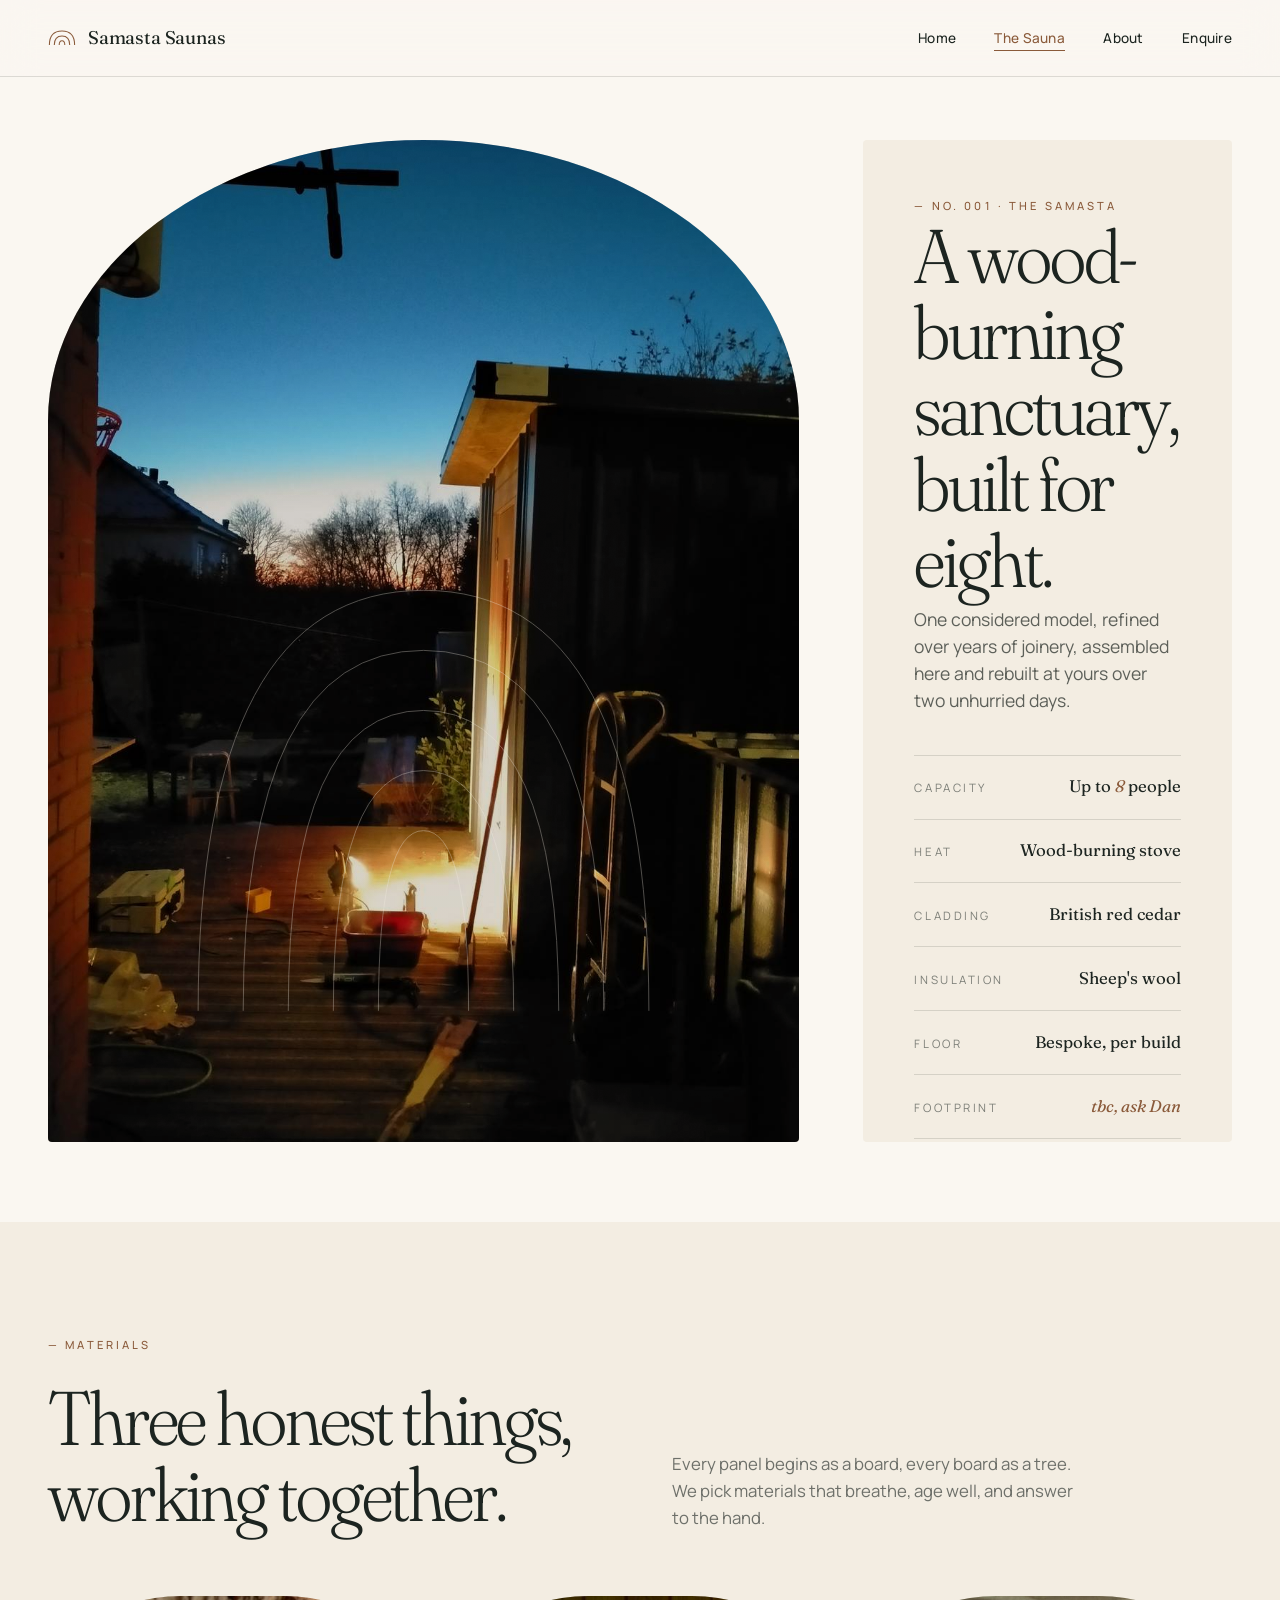
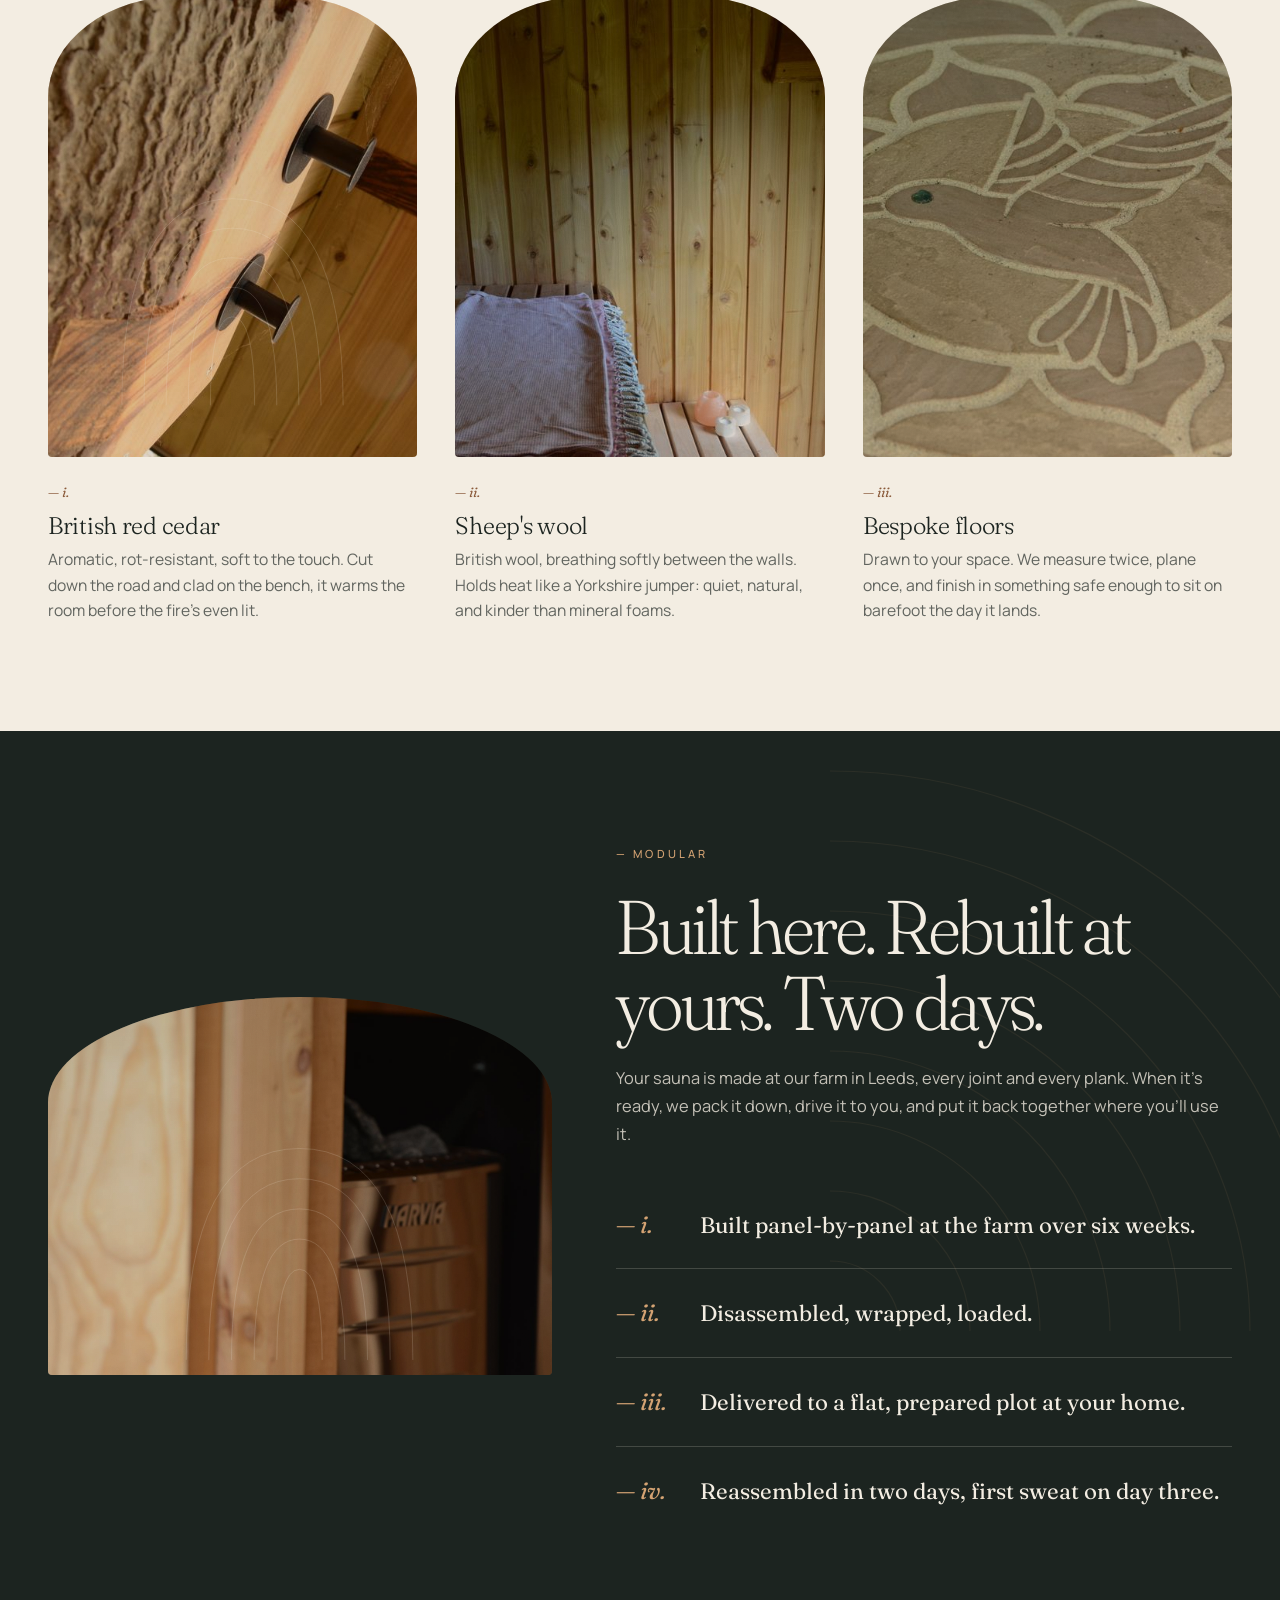
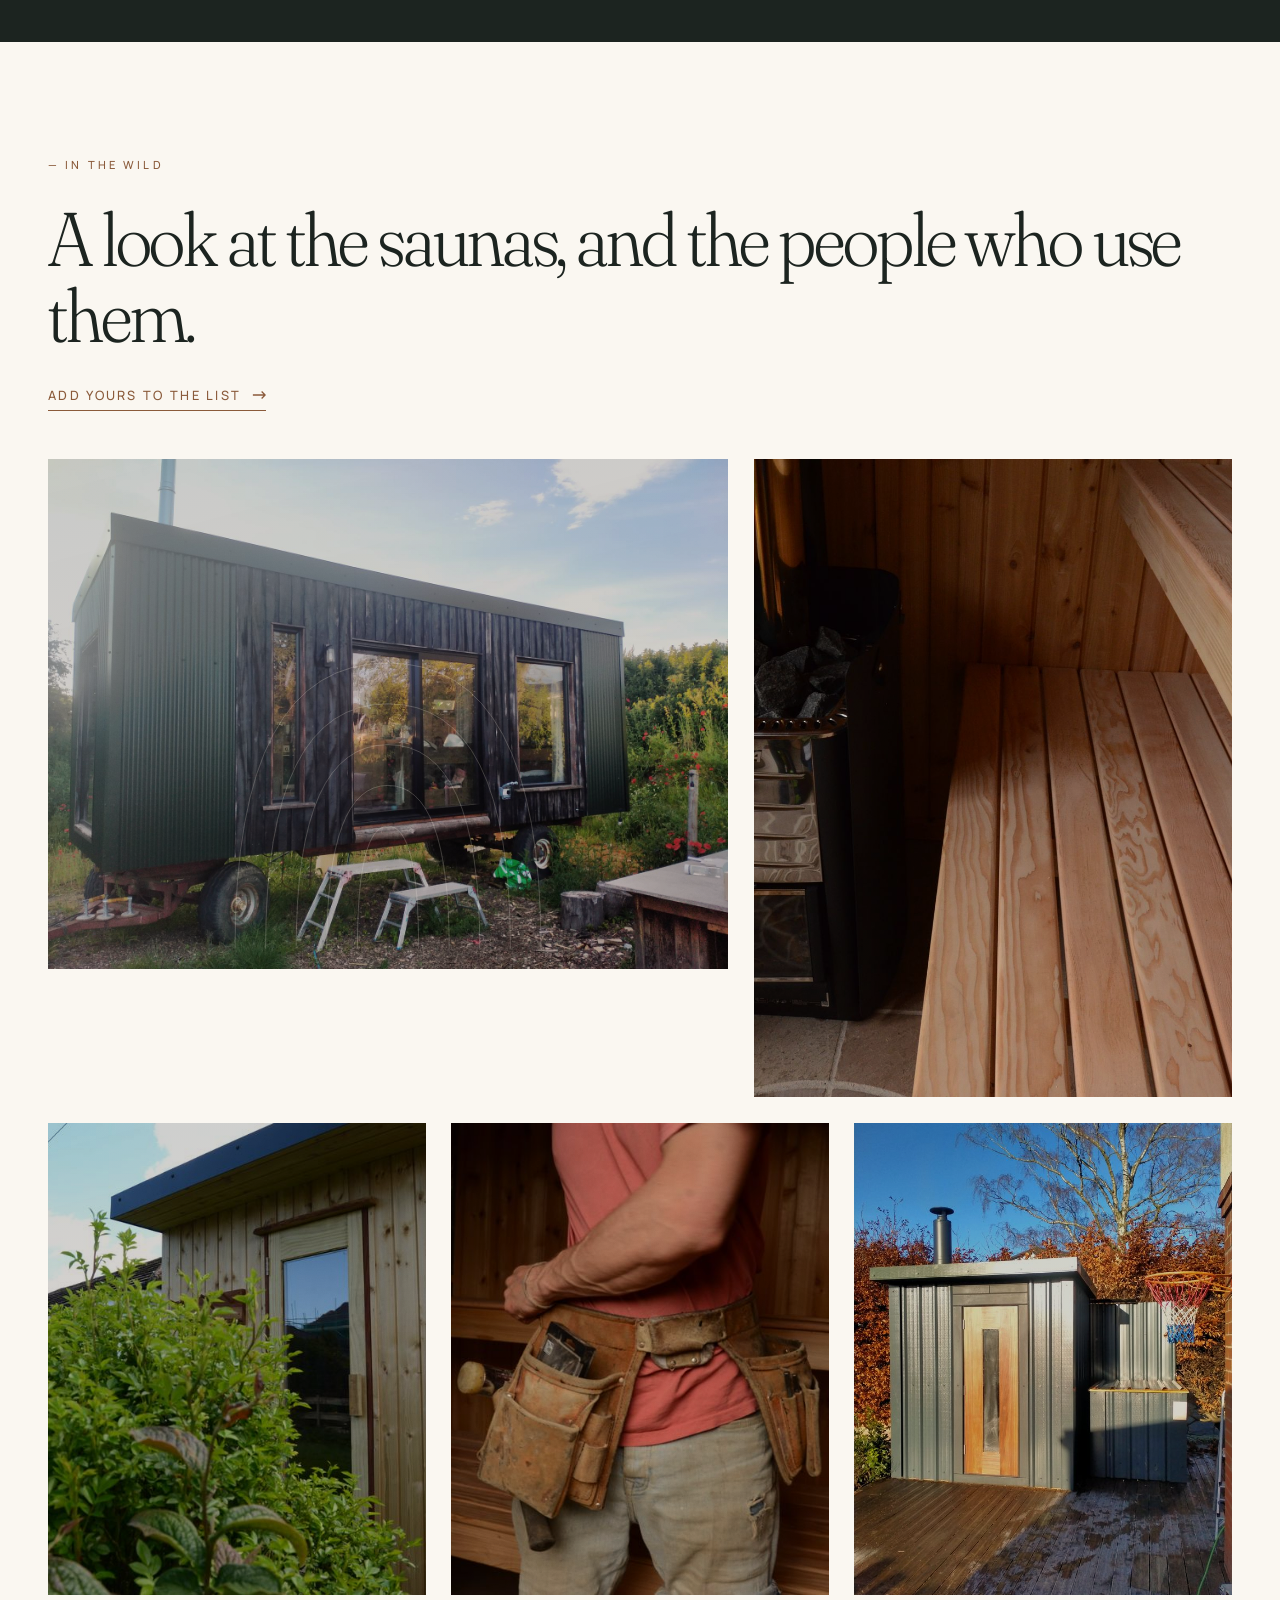
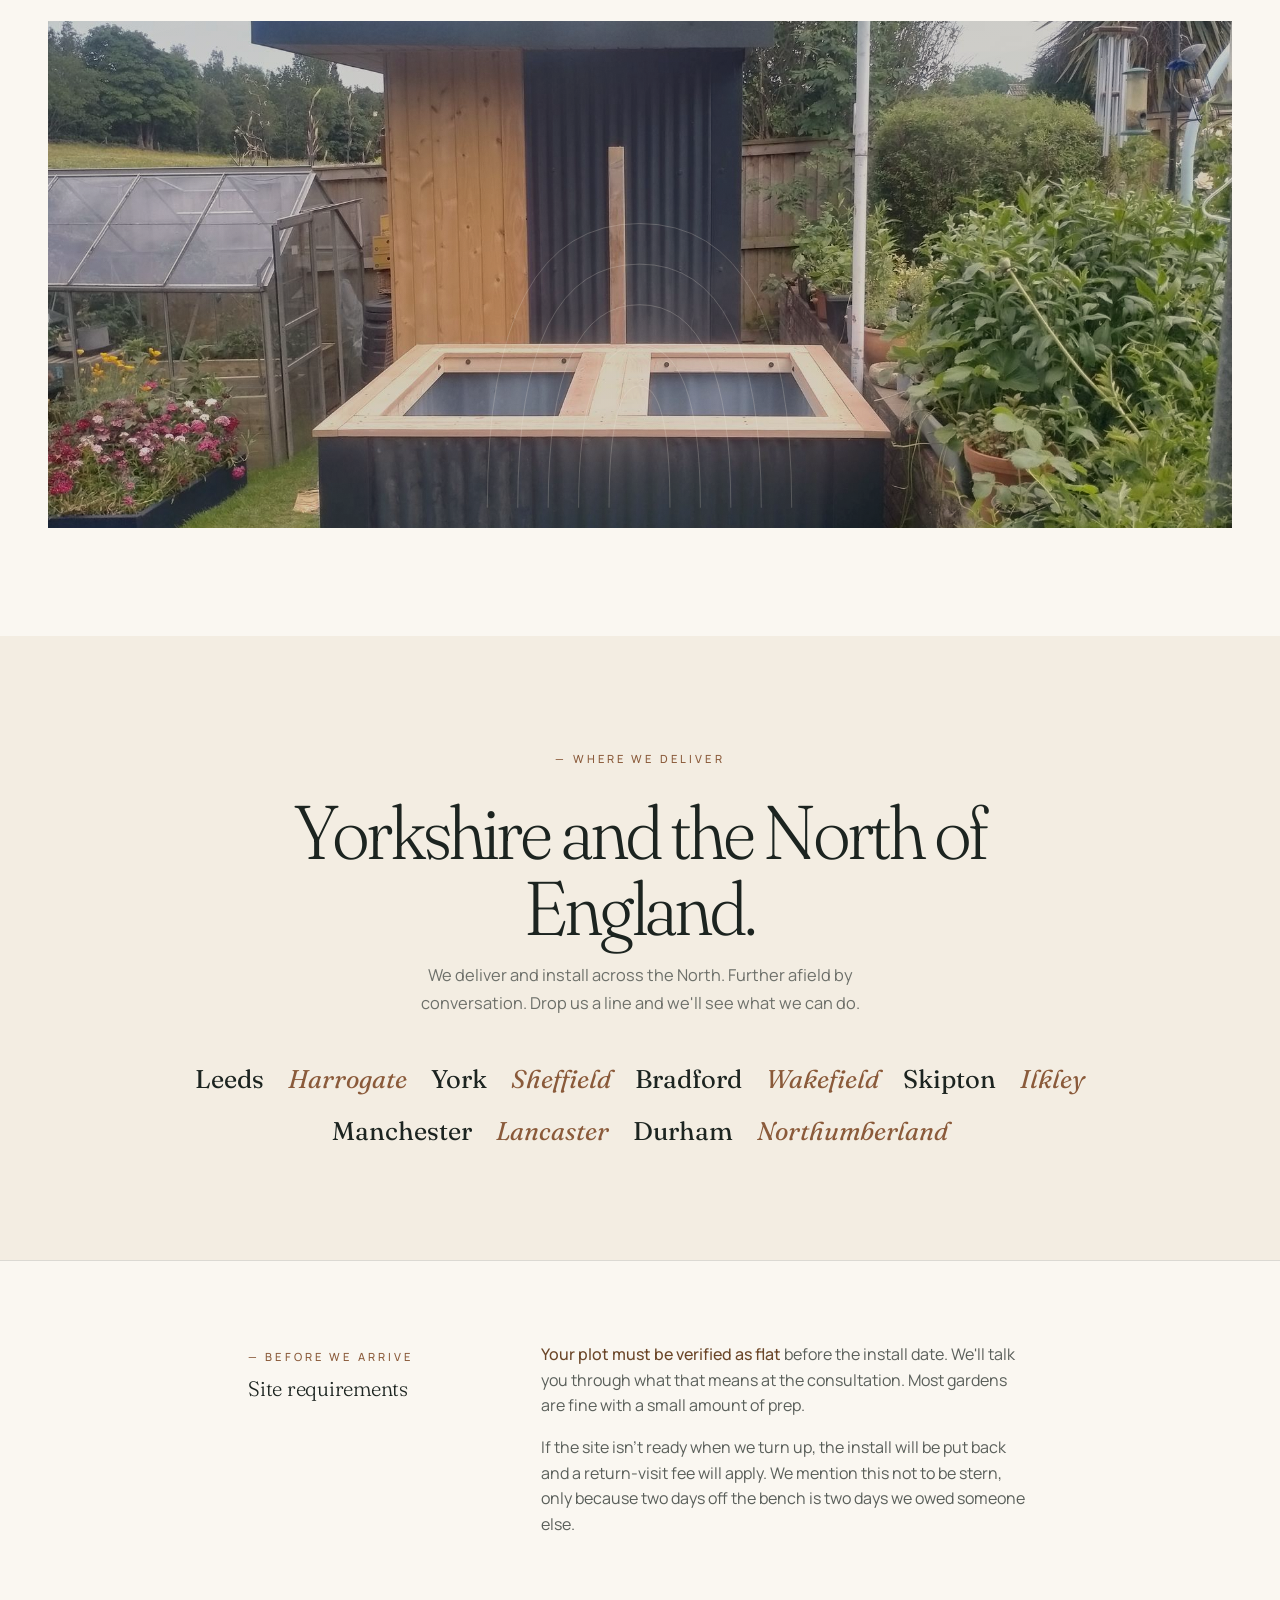
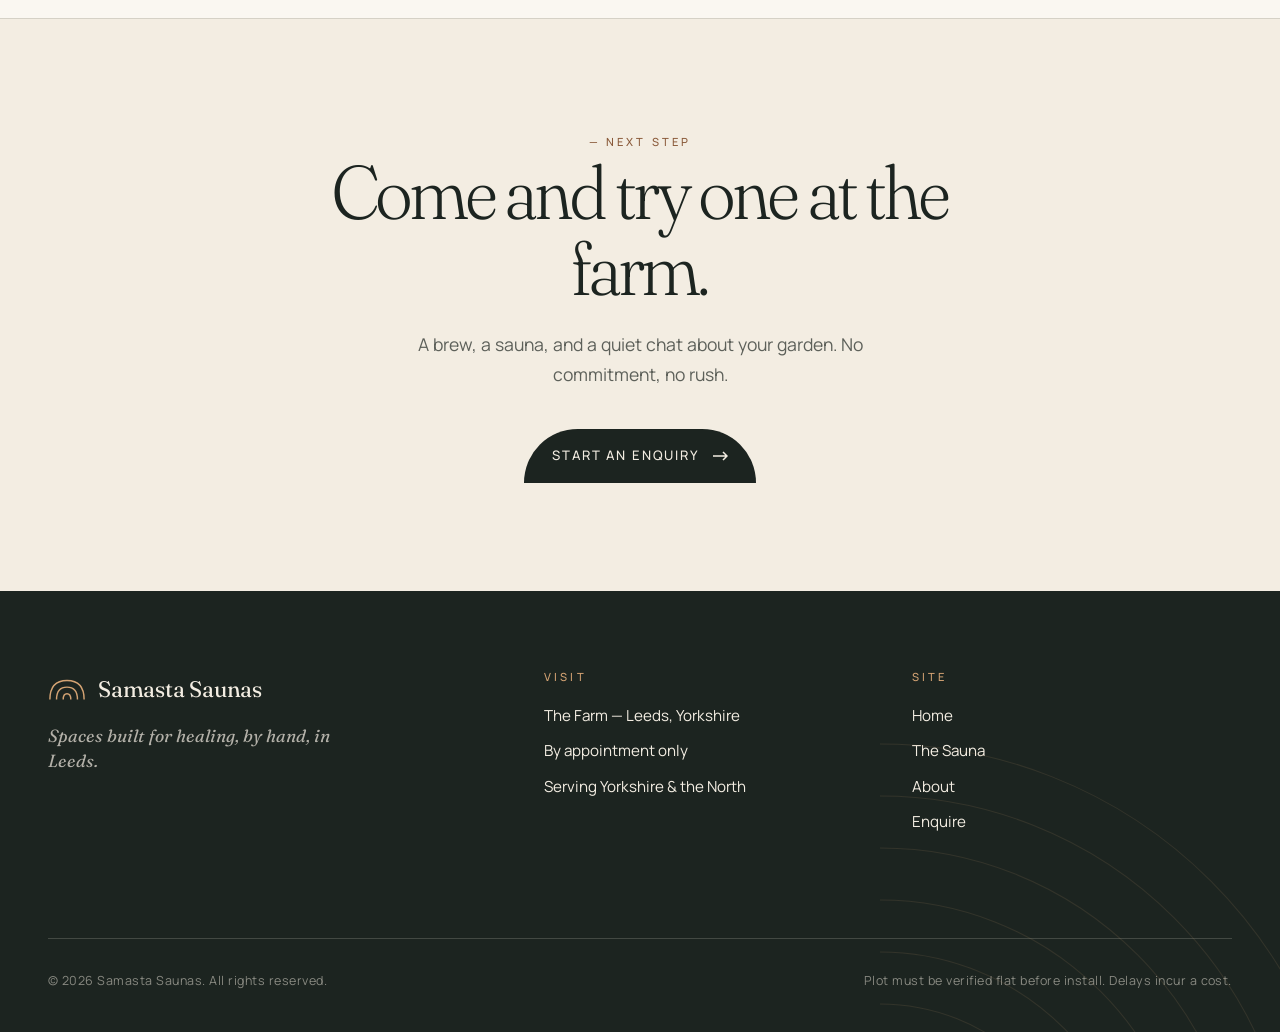
<file: sauna.html>
<!DOCTYPE html>
<html lang="en">
<head>
    <meta charset="UTF-8">
    <meta name="viewport" content="width=device-width, initial-scale=1.0">
    <title>The Sauna — Samasta Saunas</title>
    <meta name="description" content="One model. Up to eight people. Wood-burning. British red cedar, sheep's wool insulation, bespoke floors. Modular two-day install across Yorkshire.">
    <meta property="og:title" content="The Sauna — Samasta Saunas">
    <meta property="og:description" content="Wood-burning, eco, built for eight. British red cedar and sheep's wool. Hand-built in Leeds.">
    <link rel="icon" type="image/svg+xml" href="data:image/svg+xml,<svg xmlns='http://www.w3.org/2000/svg' viewBox='0 0 40 24' fill='none' stroke='%238a5a3a' stroke-width='2'><path d='M2 22 Q2 2 20 2 Q38 2 38 22'/><path d='M9 22 Q9 9 20 9 Q31 9 31 22'/><path d='M16 22 Q16 16 20 16 Q24 16 24 22'/></svg>">
    <link rel="preconnect" href="https://fonts.googleapis.com">
    <link rel="preconnect" href="https://fonts.gstatic.com" crossorigin>
    <link href="https://fonts.googleapis.com/css2?family=Fraunces:ital,opsz,wght,SOFT@0,9..144,300..600,30..100;1,9..144,300..600,30..100&family=Manrope:wght@300;400;500;600&display=swap" rel="stylesheet">
    <link rel="stylesheet" href="styles.css">
</head>
<body>

<header class="nav" role="banner">
    <div class="nav__inner">
        <a class="brand" href="index.html" aria-label="Samasta Saunas home">
            <svg class="brand__mark" viewBox="0 0 40 24" fill="none" stroke="currentColor" stroke-width="1.5" aria-hidden="true">
                <path d="M2 22 Q2 2 20 2 Q38 2 38 22"/>
                <path d="M9 22 Q9 9 20 9 Q31 9 31 22"/>
                <path d="M16 22 Q16 16 20 16 Q24 16 24 22"/>
            </svg>
            <span>Samasta Saunas</span>
        </a>
        <button class="nav__toggle" aria-label="Open menu" aria-expanded="false"><span></span></button>
        <ul class="nav__links" id="nav-links">
            <li><a href="index.html">Home</a></li>
            <li><a href="sauna.html" aria-current="page">The Sauna</a></li>
            <li><a href="about.html">About</a></li>
            <li><a href="enquire.html">Enquire</a></li>
        </ul>
    </div>
</header>

<main>

<!-- ── Hero: photo + spec card ─────────────────────────── -->
<section class="sauna-hero">
    <div class="sauna-hero__grid">
        <div class="sauna-hero__photo reveal">
            <div class="photo photo--arch photo--has-image photo--with-arcs"
                 role="img"
                 aria-label="A Samasta sauna at dusk, warm light spilling from the open doorway"
                 style="height: 100%; background-image: url('images/sauna-hero-dusk.jpg');"><div class="photo__tint"></div></div>
        </div>

        <div class="spec-card reveal" data-delay="1">
            <div>
                <span class="eyebrow">— No. 001 · The Samasta</span>
                <h1 class="display-l">A wood-burning sanctuary, built for eight.</h1>
                <p class="spec-card__lead">One considered model, refined over years of joinery, assembled here and rebuilt at yours over two unhurried days.</p>
            </div>
            <dl class="specs">
                <li><dt>Capacity</dt><dd>Up to <em>8</em> people</dd></li>
                <li><dt>Heat</dt><dd>Wood-burning stove</dd></li>
                <li><dt>Cladding</dt><dd>British red cedar</dd></li>
                <li><dt>Insulation</dt><dd>Sheep's wool</dd></li>
                <li><dt>Floor</dt><dd>Bespoke, per build</dd></li>
                <li><dt>Footprint</dt><dd><em>tbc, ask Dan</em></dd></li>
                <li><dt>Install</dt><dd>2 days, modular</dd></li>
            </dl>
            <a href="enquire.html" class="link-arrow">
                <span>Plan your build</span>
                <svg width="14" height="10" viewBox="0 0 16 10" fill="none" stroke="currentColor" stroke-width="1.5"><path d="M1 5h14m-4-4 4 4-4 4"/></svg>
            </a>
        </div>
    </div>
</section>

<!-- ── Materials ───────────────────────────────────────── -->
<section class="materials">
    <div class="materials__inner">
        <div class="materials__head">
            <div class="reveal">
                <span class="eyebrow">— Materials</span>
                <h2 class="display-l" style="margin-top: 1.5rem;">Three honest things, working together.</h2>
            </div>
            <p class="muted reveal" data-delay="1" style="font-size: 1.05rem; line-height: 1.6; max-width: 42ch;">
                Every panel begins as a board, every board as a tree. We pick materials that breathe, age well, and answer to the hand.
            </p>
        </div>

        <div class="materials__grid">
            <article class="material reveal">
                <div class="photo photo--arch-soft photo--has-image photo--with-arcs"
                     role="img"
                     aria-label="Close-up of British red cedar boards, lit warm and showing soft vertical grain"
                     style="background-image: url('images/material-cedar.jpg');"><div class="photo__tint"></div></div>
                <span class="material__num">— i.</span>
                <h3 class="display-s">British red cedar</h3>
                <p>Aromatic, rot-resistant, soft to the touch. Cut down the road and clad on the bench, it warms the room before the fire's even lit.</p>
            </article>
            <article class="material reveal" data-delay="1">
                <div class="photo photo--arch-soft photo--has-image"
                     role="img"
                     aria-label="A wool blanket folded on a cedar bench inside a finished sauna"
                     style="background-image: url('images/material-wool.jpg');"><div class="photo__tint"></div></div>
                <span class="material__num">— ii.</span>
                <h3 class="display-s">Sheep's wool</h3>
                <p>British wool, breathing softly between the walls. Holds heat like a Yorkshire jumper: quiet, natural, and kinder than mineral foams.</p>
            </article>
            <article class="material reveal" data-delay="2">
                <div class="photo photo--arch-soft photo--has-image"
                     role="img"
                     aria-label="A bespoke engraved stone floor, laid outside a Samasta sauna"
                     style="background-image: url('images/material-floor.jpg');"><div class="photo__tint"></div></div>
                <span class="material__num">— iii.</span>
                <h3 class="display-s">Bespoke floors</h3>
                <p>Drawn to your space. We measure twice, plane once, and finish in something safe enough to sit on barefoot the day it lands.</p>
            </article>
        </div>
    </div>
</section>

<!-- ── Modular process ─────────────────────────────────── -->
<section class="modular">
    <svg class="modular__arc" viewBox="0 0 400 400" fill="none" stroke="currentColor" stroke-width="0.7" aria-hidden="true">
        <path d="M40 400 A 40 40 0 0 0 0 360"/>
        <path d="M80 400 A 80 80 0 0 0 0 320"/>
        <path d="M120 400 A 120 120 0 0 0 0 280"/>
        <path d="M160 400 A 160 160 0 0 0 0 240"/>
        <path d="M200 400 A 200 200 0 0 0 0 200"/>
        <path d="M240 400 A 240 240 0 0 0 0 160"/>
        <path d="M280 400 A 280 280 0 0 0 0 120"/>
        <path d="M320 400 A 320 320 0 0 0 0 80"/>
    </svg>

    <div class="modular__inner">
        <div class="reveal">
            <div class="modular__photo">
                <div class="photo photo--arch photo--has-image photo--with-arcs"
                     role="img"
                     aria-label="The wood-burning stove, stacked with stones, inside a finished sauna interior"
                     style="height: 100%; background-image: url('images/modular-stove.jpg');"><div class="photo__tint"></div></div>
            </div>
        </div>
        <div class="reveal" data-delay="1">
            <span class="eyebrow">— Modular</span>
            <h2 class="display-l">Built here. Rebuilt at yours. Two days.</h2>
            <p>Your sauna is made at our farm in Leeds, every joint and every plank. When it's ready, we pack it down, drive it to you, and put it back together where you'll use it.</p>
            <ol class="modular__steps">
                <li><span class="num">— i.</span><span class="label">Built panel-by-panel at the farm over six weeks.</span></li>
                <li><span class="num">— ii.</span><span class="label">Disassembled, wrapped, loaded.</span></li>
                <li><span class="num">— iii.</span><span class="label">Delivered to a flat, prepared plot at your home.</span></li>
                <li><span class="num">— iv.</span><span class="label">Reassembled in two days, first sweat on day three.</span></li>
            </ol>
        </div>
    </div>
</section>

<!-- ── Gallery ─────────────────────────────────────────── -->
<section class="gallery">
    <div class="gallery__inner">
        <div class="gallery__head">
            <div class="reveal">
                <span class="eyebrow">— In the wild</span>
                <h2 class="display-l" style="margin-top: 1.5rem;">A look at the saunas, and the people who use them.</h2>
            </div>
            <a href="enquire.html" class="link-arrow reveal" data-delay="1">
                <span>Add yours to the list</span>
                <svg width="14" height="10" viewBox="0 0 16 10" fill="none" stroke="currentColor" stroke-width="1.5"><path d="M1 5h14m-4-4 4 4-4 4"/></svg>
            </a>
        </div>

        <div class="gallery__grid">
            <div class="photo g-1 photo--has-image photo--with-arcs reveal" role="img" aria-label="A Samasta sauna on wheels, sitting out in an open Yorkshire field" style="background-image: url('images/gallery-1-trailer.jpg');"><div class="photo__tint"></div></div>
            <div class="photo g-2 photo--has-image reveal" data-delay="1" role="img" aria-label="Warm interior light spilling across the cedar-lined benches" style="background-image: url('images/hero-interior.jpg');"><div class="photo__tint"></div></div>
            <div class="photo g-3 photo--has-image reveal" role="img" aria-label="A finished sauna tucked among flowerbeds in a home garden" style="background-image: url('images/gallery-3-garden.jpg');"><div class="photo__tint"></div></div>
            <div class="photo g-4 photo--has-image reveal" data-delay="1" role="img" aria-label="Dan, tool belt on, finishing a bench inside a sauna" style="background-image: url('images/gallery-4-dan-working.jpg');"><div class="photo__tint"></div></div>
            <div class="photo g-5 photo--has-image reveal" data-delay="2" role="img" aria-label="A sauna set against autumn colour, cedar door and basketball hoop in the garden" style="background-image: url('images/gallery-5-dusk.jpg');"><div class="photo__tint"></div></div>
            <div class="photo g-6 photo--has-image photo--with-arcs reveal" role="img" aria-label="A sauna with built-in cold-plunge tubs, set in a wide Yorkshire garden" style="background-image: url('images/gallery-6-wide.jpg');"><div class="photo__tint"></div></div>
        </div>
    </div>
</section>

<!-- ── Areas served ────────────────────────────────────── -->
<section class="areas">
    <div class="areas__inner">
        <span class="eyebrow reveal">— Where we deliver</span>
        <h2 class="display-l reveal" data-delay="1" style="margin-top: 1.5rem;">Yorkshire and the North of England.</h2>
        <p class="muted reveal" data-delay="2" style="margin-top: 1rem; max-width: 50ch; margin-inline: auto;">
            We deliver and install across the North. Further afield by conversation. Drop us a line and we'll see what we can do.
        </p>
        <div class="areas__list reveal" data-delay="3">
            <span>Leeds</span><span>Harrogate</span><span>York</span><span>Sheffield</span><span>Bradford</span><span>Wakefield</span><span>Skipton</span><span>Ilkley</span><span>Manchester</span><span>Lancaster</span><span>Durham</span><span>Northumberland</span>
        </div>
    </div>
</section>

<!-- ── Site requirements ───────────────────────────────── -->
<section class="notice">
    <div class="notice__inner">
        <div class="reveal">
            <span class="eyebrow">— Before we arrive</span>
            <h3 class="display-s">Site requirements</h3>
        </div>
        <div class="reveal" data-delay="1">
            <p><strong>Your plot must be verified as flat</strong> before the install date. We'll talk you through what that means at the consultation. Most gardens are fine with a small amount of prep.</p>
            <p>If the site isn't ready when we turn up, the install will be put back and a return-visit fee will apply. We mention this not to be stern, only because two days off the bench is two days we owed someone else.</p>
        </div>
    </div>
</section>

<!-- ── Closing CTA ─────────────────────────────────────── -->
<section class="cta-band">
    <div class="cta-band__inner">
        <span class="eyebrow reveal">— Next step</span>
        <h2 class="display-l reveal" data-delay="1">Come and try one at the farm.</h2>
        <p class="reveal" data-delay="2">A brew, a sauna, and a quiet chat about your garden. No commitment, no rush.</p>
        <a href="enquire.html" class="btn reveal" data-delay="3">
            <span>Start an enquiry</span>
            <svg class="arrow" viewBox="0 0 16 10" fill="none" stroke="currentColor" stroke-width="1.5"><path d="M1 5h14m-4-4 4 4-4 4"/></svg>
        </a>
    </div>
</section>

</main>

<footer class="footer" role="contentinfo">
    <svg class="footer__arc" viewBox="0 0 400 400" fill="none" stroke="currentColor" stroke-width="0.8" aria-hidden="true">
        <path d="M40 400 A 40 40 0 0 0 0 360"/>
        <path d="M80 400 A 80 80 0 0 0 0 320"/>
        <path d="M120 400 A 120 120 0 0 0 0 280"/>
        <path d="M160 400 A 160 160 0 0 0 0 240"/>
        <path d="M200 400 A 200 200 0 0 0 0 200"/>
        <path d="M240 400 A 240 240 0 0 0 0 160"/>
        <path d="M280 400 A 280 280 0 0 0 0 120"/>
        <path d="M320 400 A 320 320 0 0 0 0 80"/>
        <path d="M360 400 A 360 360 0 0 0 0 40"/>
    </svg>
    <div class="footer__inner">
        <div class="footer__brand">
            <div class="brand">
                <svg class="brand__mark" viewBox="0 0 40 24" fill="none" stroke="currentColor" stroke-width="1.5" aria-hidden="true">
                    <path d="M2 22 Q2 2 20 2 Q38 2 38 22"/>
                    <path d="M9 22 Q9 9 20 9 Q31 9 31 22"/>
                    <path d="M16 22 Q16 16 20 16 Q24 16 24 22"/>
                </svg>
                <span>Samasta Saunas</span>
            </div>
            <p class="footer__tagline">Spaces built for healing, by hand, in Leeds.</p>
        </div>
        <div class="footer__col">
            <h4>Visit</h4>
            <ul>
                <li>The Farm — Leeds, Yorkshire</li>
                <li>By appointment only</li>
                <li>Serving Yorkshire &amp; the North</li>
            </ul>
        </div>
        <div class="footer__col">
            <h4>Site</h4>
            <ul>
                <li><a href="index.html">Home</a></li>
                <li><a href="sauna.html">The Sauna</a></li>
                <li><a href="about.html">About</a></li>
                <li><a href="enquire.html">Enquire</a></li>
            </ul>
        </div>
        <div class="footer__disclaimer">
            <span>© <span id="year">2026</span> Samasta Saunas. All rights reserved.</span>
            <span>Plot must be verified flat before install. Delays incur a cost.</span>
        </div>
    </div>
</footer>

<script src="app.js"></script>
<script>document.getElementById('year').textContent = new Date().getFullYear();</script>
</body>
</html>
</file>
<file: styles.css>
/* ============================================================
   Samasta Saunas — shared styles
   Editorial warm-dark · Fraunces + Manrope · arched motifs
   ============================================================ */

*,
*::before,
*::after {
    box-sizing: border-box;
    margin: 0;
    padding: 0;
}

:root {
    /* Palette */
    --ink: #1c2420;
    --ink-soft: #2a322d;
    --cream: #f3ede2;
    --paper: #faf7f1;
    --cedar: #8a5a3a;
    --cedar-deep: #6b4628;
    --moss: #6b7a63;
    --mist: rgba(243, 237, 226, 0.6);
    --hairline-light: rgba(28, 36, 32, 0.14);
    --hairline-dark: rgba(243, 237, 226, 0.18);

    /* Type */
    --font-display: 'Fraunces', 'Times New Roman', serif;
    --font-body: 'Manrope', -apple-system, BlinkMacSystemFont, sans-serif;

    /* Rhythm */
    --container: 1280px;
    --gutter: clamp(1.25rem, 4vw, 3rem);
    --section-y: clamp(5rem, 12vh, 9rem);

    /* Motion */
    --ease: cubic-bezier(0.22, 1, 0.36, 1);
}

html {
    scroll-behavior: smooth;
    -webkit-font-smoothing: antialiased;
    -moz-osx-font-smoothing: grayscale;
    text-rendering: optimizeLegibility;
}

body {
    font-family: var(--font-body);
    background: var(--paper);
    color: var(--ink);
    line-height: 1.65;
    font-size: 1rem;
    font-weight: 400;
    overflow-x: clip;
}

img,
svg {
    display: block;
    max-width: 100%;
}

a {
    color: inherit;
    text-decoration: none;
}

button {
    font: inherit;
    color: inherit;
    background: none;
    border: none;
    cursor: pointer;
}

::selection {
    background: var(--cedar);
    color: var(--cream);
}

/* ── Typography ── */
.eyebrow {
    font-family: var(--font-body);
    font-size: 0.7rem;
    font-weight: 500;
    letter-spacing: 0.28em;
    text-transform: uppercase;
    color: var(--cedar);
}

.eyebrow--light { color: var(--cedar); }
.dark .eyebrow { color: #d4a373; }

h1,
h2,
h3,
h4 {
    font-family: var(--font-display);
    font-weight: 300;
    line-height: 1.02;
    letter-spacing: -0.025em;
    font-variation-settings: "opsz" 144, "SOFT" 50;
}

.display-xl {
    font-size: clamp(3.25rem, 9.5vw, 8.5rem);
    font-weight: 300;
    line-height: 0.96;
    letter-spacing: -0.035em;
    font-variation-settings: "opsz" 144, "SOFT" 80;
}

.display-l {
    font-size: clamp(2.25rem, 6vw, 4.75rem);
    line-height: 1;
    letter-spacing: -0.028em;
    font-variation-settings: "opsz" 144, "SOFT" 60;
}

.display-m {
    font-size: clamp(1.75rem, 3.6vw, 2.75rem);
    line-height: 1.08;
    letter-spacing: -0.022em;
    font-variation-settings: "opsz" 72, "SOFT" 50;
}

.display-s {
    font-size: clamp(1.25rem, 2vw, 1.5rem);
    line-height: 1.2;
    letter-spacing: -0.012em;
    font-variation-settings: "opsz" 36, "SOFT" 40;
}

.italic {
    font-style: italic;
    font-variation-settings: "opsz" 144, "SOFT" 100;
}

p {
    font-size: 1.025rem;
    line-height: 1.7;
}

p.lead {
    font-size: clamp(1.1rem, 1.4vw, 1.3rem);
    line-height: 1.55;
    color: var(--ink);
}

.dark p,
.dark p.lead {
    color: rgba(243, 237, 226, 0.82);
}

.muted {
    color: rgba(28, 36, 32, 0.62);
}
.dark .muted {
    color: rgba(243, 237, 226, 0.55);
}

/* ── Container ── */
.container {
    width: 100%;
    max-width: var(--container);
    margin: 0 auto;
    padding-inline: var(--gutter);
}

/* ── Sections ── */
.section {
    padding-block: var(--section-y);
    position: relative;
}

.section.dark {
    background: var(--ink);
    color: var(--cream);
}

.section.cream {
    background: var(--cream);
}

.section.paper {
    background: var(--paper);
}

.section + .section {
    border-top: 1px solid transparent;
}
.cream + .paper,
.paper + .cream,
.dark + .cream,
.dark + .paper,
.cream + .dark,
.paper + .dark { border-top-color: transparent; }

/* ── Nav ── */
.nav {
    position: fixed;
    top: 0;
    left: 0;
    right: 0;
    z-index: 100;
    backdrop-filter: blur(18px) saturate(140%);
    -webkit-backdrop-filter: blur(18px) saturate(140%);
    background: rgba(250, 247, 241, 0.78);
    border-bottom: 1px solid var(--hairline-light);
    transition: background 0.4s var(--ease), border-color 0.4s var(--ease);
}

.nav.on-dark {
    background: rgba(28, 36, 32, 0.7);
    border-bottom-color: var(--hairline-dark);
    color: var(--cream);
}

.nav__inner {
    max-width: var(--container);
    margin: 0 auto;
    padding: 0 var(--gutter);
    display: flex;
    align-items: center;
    justify-content: space-between;
    height: 76px;
}

.brand {
    display: flex;
    align-items: center;
    gap: 0.75rem;
    font-family: var(--font-display);
    font-size: 1.15rem;
    font-weight: 400;
    letter-spacing: -0.01em;
}

.brand__mark {
    width: 28px;
    height: 18px;
    color: var(--cedar);
}

.nav__links {
    display: flex;
    gap: clamp(1.5rem, 3vw, 3rem);
    list-style: none;
    font-size: 0.85rem;
    font-weight: 500;
    letter-spacing: 0.02em;
}

.nav__links a {
    position: relative;
    padding: 0.5rem 0;
    transition: opacity 0.3s var(--ease);
}

.nav__links a::after {
    content: '';
    position: absolute;
    bottom: 0.25rem;
    left: 0;
    width: 0;
    height: 1px;
    background: currentColor;
    transition: width 0.4s var(--ease);
}

.nav__links a:hover::after,
.nav__links a[aria-current="page"]::after {
    width: 100%;
}

.nav__links a[aria-current="page"] {
    color: var(--cedar);
}

.nav.on-dark .nav__links a[aria-current="page"] {
    color: #d4a373;
}

.nav__toggle {
    display: none;
    width: 44px;
    height: 44px;
    align-items: center;
    justify-content: center;
    color: inherit;
}

.nav__toggle span {
    display: block;
    width: 22px;
    height: 1.5px;
    background: currentColor;
    position: relative;
}

.nav__toggle span::before,
.nav__toggle span::after {
    content: '';
    position: absolute;
    left: 0;
    width: 22px;
    height: 1.5px;
    background: currentColor;
    transition: transform 0.3s var(--ease);
}

.nav__toggle span::before { top: -7px; }
.nav__toggle span::after { top: 7px; }

@media (max-width: 900px) {
    .nav__toggle { display: flex; }
    .nav__links {
        position: fixed;
        top: 76px;
        left: 0;
        right: 0;
        height: calc(100dvh - 76px);
        background: var(--ink);
        color: var(--cream);
        flex-direction: column;
        align-items: flex-start;
        justify-content: flex-start;
        padding: 3rem var(--gutter);
        gap: 0;
        transform: translateY(-110%);
        transition: transform 0.5s var(--ease);
        overflow-y: auto;
    }
    .nav__links.open {
        transform: translateY(0);
    }
    .nav__links li {
        width: 100%;
        border-bottom: 1px solid var(--hairline-dark);
    }
    .nav__links a {
        display: block;
        padding: 1.5rem 0;
        font-family: var(--font-display);
        font-size: 1.75rem;
        font-weight: 300;
        letter-spacing: -0.015em;
    }
    .nav__links a::after { display: none; }
}

/* ── Buttons ── */
.btn {
    display: inline-flex;
    align-items: center;
    gap: 0.75rem;
    padding: 1rem 1.75rem 1rem 1.75rem;
    font-size: 0.82rem;
    font-weight: 500;
    letter-spacing: 0.14em;
    text-transform: uppercase;
    background: var(--ink);
    color: var(--cream);
    border-radius: 999px 999px 4px 4px;
    transition: transform 0.4s var(--ease), background 0.4s var(--ease), letter-spacing 0.4s var(--ease);
    position: relative;
    overflow: hidden;
}

.btn .arrow {
    width: 16px;
    height: 10px;
    transition: transform 0.4s var(--ease);
}

.btn:hover {
    background: var(--cedar);
    letter-spacing: 0.16em;
}

.btn:hover .arrow {
    transform: translateX(4px);
}

.btn--light {
    background: var(--cream);
    color: var(--ink);
}
.btn--light:hover {
    background: var(--paper);
    color: var(--cedar-deep);
}

.btn--outline {
    background: transparent;
    color: currentColor;
    border: 1px solid currentColor;
    border-radius: 999px 999px 4px 4px;
}
.btn--outline:hover {
    background: var(--ink);
    color: var(--cream);
}
.dark .btn--outline:hover {
    background: var(--cream);
    color: var(--ink);
}

.link-arrow {
    display: inline-flex;
    align-items: center;
    gap: 0.65rem;
    font-size: 0.8rem;
    font-weight: 500;
    letter-spacing: 0.18em;
    text-transform: uppercase;
    color: var(--cedar);
    border-bottom: 1px solid currentColor;
    padding-bottom: 0.3rem;
    transition: color 0.3s var(--ease), gap 0.3s var(--ease);
}
.link-arrow:hover { gap: 1rem; color: var(--cedar-deep); }
.dark .link-arrow,
.hero .link-arrow,
.origins .link-arrow,
.modular .link-arrow,
.origins-full .link-arrow { color: #d4a373; }
.dark .link-arrow:hover,
.hero .link-arrow:hover,
.origins .link-arrow:hover,
.modular .link-arrow:hover,
.origins-full .link-arrow:hover { color: var(--cream); }

.hero .eyebrow,
.origins .eyebrow,
.modular .eyebrow,
.origins-full .eyebrow { color: #d4a373; }

.hero p,
.origins p,
.modular p,
.origins-full p { color: rgba(243, 237, 226, 0.78); }

.hero .muted,
.origins .muted,
.modular .muted,
.origins-full .muted { color: rgba(243, 237, 226, 0.55); }

/* ── Arches (the brand motif) ── */

/* Reusable arched photo frame */
.photo {
    position: relative;
    overflow: hidden;
    background: var(--ink-soft);
}

.photo--arch {
    border-radius: 50% 50% 4px 4px / 28% 28% 4px 4px;
}

.photo--arch-soft {
    border-radius: 36% 36% 4px 4px / 22% 22% 4px 4px;
}

.photo--portrait {
    aspect-ratio: 3 / 4;
}

.photo--square {
    aspect-ratio: 1 / 1;
}

.photo--landscape {
    aspect-ratio: 4 / 3;
}

.photo--wide {
    aspect-ratio: 16 / 9;
}

/* Gradient placeholder backgrounds — atmospheric stand-ins
   until Dan's real photos arrive. Swap <div class="photo ..."> for
   <img src="..." class="photo ..." alt="..."> when ready. */
.photo--dusk {
    background:
        radial-gradient(ellipse 60% 50% at 50% 80%, rgba(218, 137, 78, 0.55), transparent 70%),
        radial-gradient(ellipse 80% 60% at 50% 100%, rgba(138, 90, 58, 0.7), transparent 75%),
        linear-gradient(170deg, #0e1410 0%, #1c2420 45%, #3a2a1f 100%);
}
.photo--ember {
    background:
        radial-gradient(circle at 30% 70%, rgba(232, 142, 60, 0.7), transparent 55%),
        radial-gradient(circle at 70% 40%, rgba(180, 80, 30, 0.4), transparent 60%),
        linear-gradient(160deg, #1a0f08 0%, #2a1810 50%, #4a2818 100%);
}
.photo--cedar {
    background:
        linear-gradient(150deg, #c69876 0%, #8a5a3a 50%, #5a3820 100%);
}
.photo--moss {
    background:
        radial-gradient(ellipse 70% 60% at 30% 30%, rgba(170, 180, 150, 0.6), transparent 70%),
        linear-gradient(160deg, #4a5a44 0%, #2c3a2a 60%, #1a2418 100%);
}
.photo--cream-warm {
    background:
        radial-gradient(ellipse 80% 70% at 70% 30%, rgba(243, 220, 188, 0.9), transparent 70%),
        linear-gradient(150deg, #e8d8c0 0%, #c69876 70%, #8a5a3a 100%);
}
.photo--mist {
    background:
        radial-gradient(ellipse 80% 60% at 50% 20%, rgba(220, 215, 200, 0.7), transparent 70%),
        linear-gradient(170deg, #d5cdbb 0%, #8a8576 50%, #3a3a2e 100%);
}

/* Subtle grain texture overlay on all photo slots */
.photo::after {
    content: '';
    position: absolute;
    inset: 0;
    background-image: url("data:image/svg+xml;utf8,<svg xmlns='http://www.w3.org/2000/svg' width='200' height='200'><filter id='n'><feTurbulence type='fractalNoise' baseFrequency='0.85' numOctaves='2' stitchTiles='stitch'/><feColorMatrix values='0 0 0 0 0 0 0 0 0 0 0 0 0 0 0 0 0 0 0.18 0'/></filter><rect width='200' height='200' filter='url(%23n)'/></svg>");
    mix-blend-mode: overlay;
    opacity: 0.6;
    pointer-events: none;
}

/* When a photo has a real image (background-image set inline),
   soften the grain and add a warm tonal wash so the whole site
   reads with the same editorial palette. */
.photo--has-image::after {
    mix-blend-mode: soft-light;
    opacity: 0.45;
}
.photo--has-image {
    background-size: cover;
    background-position: center;
    background-repeat: no-repeat;
    background-color: var(--ink-soft);
}
/* Warm duotone wash over real photos to unify them with the brand */
.photo--has-image > .photo__tint {
    position: absolute;
    inset: 0;
    background: linear-gradient(165deg, rgba(28, 36, 32, 0.22) 0%, rgba(138, 90, 58, 0.26) 100%);
    mix-blend-mode: multiply;
    pointer-events: none;
    z-index: 1;
}

/* Concentric arch motif inside photo slots, evoking heater coils / doorway */
.photo--with-arcs::before {
    content: '';
    position: absolute;
    inset: 0;
    background-image: url("data:image/svg+xml;utf8,<svg xmlns='http://www.w3.org/2000/svg' viewBox='0 0 400 400' fill='none' stroke='%23f3ede2' stroke-width='0.6' opacity='0.35'><path d='M50 380 Q50 100 200 100 Q350 100 350 380'/><path d='M80 380 Q80 140 200 140 Q320 140 320 380'/><path d='M110 380 Q110 180 200 180 Q290 180 290 380'/><path d='M140 380 Q140 220 200 220 Q260 220 260 380'/><path d='M170 380 Q170 260 200 260 Q230 260 230 380'/></svg>");
    background-size: 80% 80%;
    background-position: center bottom;
    background-repeat: no-repeat;
    pointer-events: none;
    z-index: 2;
}

/* Decorative loose arc flourish, used at section corners */
.arc-flourish {
    position: absolute;
    pointer-events: none;
    opacity: 0.5;
    color: var(--cedar);
}
.dark .arc-flourish {
    color: rgba(212, 163, 115, 0.45);
    opacity: 1;
}

/* ── Footer ── */
.footer {
    background: var(--ink);
    color: var(--cream);
    padding: 5rem 0 2.5rem;
    position: relative;
    overflow: hidden;
}

.footer__inner {
    max-width: var(--container);
    margin: 0 auto;
    padding: 0 var(--gutter);
    display: grid;
    grid-template-columns: 1.4fr 1fr 1fr;
    gap: 3rem;
    align-items: start;
}

@media (max-width: 760px) {
    .footer__inner { grid-template-columns: 1fr; gap: 2.5rem; }
}

.footer__brand {
    display: flex;
    flex-direction: column;
    gap: 1rem;
}
.footer__brand .brand {
    font-size: 1.4rem;
}
.footer__brand .brand__mark {
    width: 38px;
    height: 24px;
    color: #d4a373;
}
.footer__tagline {
    font-family: var(--font-display);
    font-style: italic;
    font-size: 1.1rem;
    color: rgba(243, 237, 226, 0.7);
    max-width: 26ch;
    line-height: 1.4;
}

.footer__col h4 {
    font-family: var(--font-body);
    font-size: 0.7rem;
    font-weight: 500;
    letter-spacing: 0.28em;
    text-transform: uppercase;
    color: #d4a373;
    margin-bottom: 1.25rem;
}

.footer__col ul {
    list-style: none;
    display: flex;
    flex-direction: column;
    gap: 0.65rem;
    font-size: 0.95rem;
}
.footer__col a:hover { color: #d4a373; }

.footer__disclaimer {
    grid-column: 1 / -1;
    margin-top: 3.5rem;
    padding-top: 2rem;
    border-top: 1px solid var(--hairline-dark);
    display: flex;
    justify-content: space-between;
    flex-wrap: wrap;
    gap: 1.5rem;
    font-size: 0.78rem;
    color: rgba(243, 237, 226, 0.5);
    letter-spacing: 0.04em;
}

.footer__arc {
    position: absolute;
    right: -120px;
    bottom: -180px;
    width: 520px;
    height: 520px;
    color: rgba(212, 163, 115, 0.12);
    pointer-events: none;
}

/* ── Reveal on scroll ── */
.reveal {
    opacity: 0;
    transform: translateY(28px);
    transition: opacity 0.9s var(--ease), transform 0.9s var(--ease);
}
.reveal.in {
    opacity: 1;
    transform: translateY(0);
}
.reveal[data-delay="1"] { transition-delay: 0.08s; }
.reveal[data-delay="2"] { transition-delay: 0.16s; }
.reveal[data-delay="3"] { transition-delay: 0.24s; }
.reveal[data-delay="4"] { transition-delay: 0.32s; }
.reveal[data-delay="5"] { transition-delay: 0.4s; }

@media (prefers-reduced-motion: reduce) {
    .reveal { opacity: 1; transform: none; transition: none; }
    *, *::before, *::after { animation-duration: 0.001ms !important; transition-duration: 0.001ms !important; }
}

/* ============================================================
   HOME — index.html
   ============================================================ */

.hero {
    position: relative;
    height: 160vh;
    height: 160dvh;
    background: var(--cream);
    color: var(--cream);
}

.hero__sticky {
    position: sticky;
    top: 0;
    height: 100vh;
    height: 100dvh;
    background: var(--cream);
    overflow: hidden;
    --hero-progress: 0;
    --hero-zoom: 1;
    --hero-scale: 1;
    --hero-frame: 0;
}

.hero__frame {
    position: absolute;
    inset: 0;
    overflow: hidden;
    transform: scale(var(--hero-scale));
    transform-origin: center 50%;
    opacity: var(--hero-opacity, 1);
    border-radius: calc(var(--hero-frame) * 10px);
    box-shadow:
        0 calc(var(--hero-frame) * 40px) calc(var(--hero-frame) * 100px) rgba(28, 36, 32, calc(var(--hero-frame) * 0.32)),
        0 calc(var(--hero-frame) * 6px) calc(var(--hero-frame) * 18px) rgba(28, 36, 32, calc(var(--hero-frame) * 0.22));
    will-change: transform, border-radius, opacity;
}

.hero__image {
    position: absolute;
    inset: 0;
    background-size: cover;
    background-position: center 60%;
    background-repeat: no-repeat;
    background-color: var(--ink);
    transform: scale(var(--hero-zoom));
    transform-origin: center 55%;
    will-change: transform;
}

.hero__overlay {
    position: absolute;
    inset: 0;
    background:
        radial-gradient(ellipse 70% 55% at 50% 50%, rgba(28, 36, 32, 0.05) 0%, rgba(28, 36, 32, 0.45) 55%, rgba(28, 36, 32, 0.78) 100%),
        linear-gradient(180deg, rgba(28, 36, 32, 0.45) 0%, rgba(28, 36, 32, 0.0) 18%, rgba(28, 36, 32, 0.0) 78%, rgba(28, 36, 32, 0.55) 100%),
        linear-gradient(165deg, rgba(28, 36, 32, 0.12) 0%, rgba(138, 90, 58, 0.18) 100%);
    mix-blend-mode: multiply;
    pointer-events: none;
    z-index: 1;
}

.hero__copy {
    position: absolute;
    inset: 0;
    display: flex;
    align-items: center;
    justify-content: center;
    padding: 76px var(--gutter) 0;
    z-index: 2;
    opacity: clamp(0, calc(1 - (var(--hero-progress) - 0.25) / 0.65), 1);
    will-change: opacity;
}

.hero__intro {
    font-family: var(--font-display);
    font-style: italic;
    font-weight: 300;
    font-size: clamp(1.15rem, 1.7vw, 1.65rem);
    line-height: 1.5;
    color: rgba(243, 237, 226, 0.92);
    text-align: center;
    max-width: 36ch;
    letter-spacing: 0.005em;
    font-variation-settings: "opsz" 72, "SOFT" 100;
    text-shadow: 0 1px 24px rgba(0, 0, 0, 0.45);
}

.hero__scroll {
    position: absolute;
    left: 50%;
    bottom: 2.25rem;
    transform: translateX(-50%);
    font-size: 0.7rem;
    letter-spacing: 0.34em;
    text-transform: uppercase;
    color: rgba(243, 237, 226, 0.7);
    display: flex;
    flex-direction: column;
    align-items: center;
    gap: 0.85rem;
    z-index: 2;
    opacity: calc(1 - var(--hero-progress) * 2.4);
}
.hero__scroll::after {
    content: '';
    width: 1px;
    height: 36px;
    background: linear-gradient(to bottom, rgba(243, 237, 226, 0.7), transparent);
    animation: scroll-pulse 2.4s ease-in-out infinite;
}
@keyframes scroll-pulse {
    0%, 100% { transform: scaleY(0.6); transform-origin: top; opacity: 0.4; }
    50% { transform: scaleY(1); opacity: 0.85; }
}

@media (prefers-reduced-motion: reduce) {
    .hero { height: 100vh; }
    .hero__sticky { position: relative; }
    .hero__frame { top: 0; bottom: 0; left: 0; right: 0; border-radius: 0; box-shadow: none; }
    .hero__image { transform: scale(1.04); }
    .hero__copy,
    .hero__scroll { opacity: 1; transform: translateX(-50%) translateY(0); }
    .hero__copy { transform: none; }
}

/* Ethos manifesto */
.ethos {
    background: var(--cream);
    padding-block: clamp(2rem, 5vh, 3.5rem) clamp(8rem, 18vh, 13rem);
    position: relative;
    overflow: hidden;
}

.ethos__inner {
    max-width: 1100px;
    margin: 0 auto;
    padding-inline: var(--gutter);
    text-align: center;
    position: relative;
    z-index: 2;
}

.ethos__lead {
    font-family: var(--font-display);
    font-style: italic;
    font-size: clamp(2rem, 4.5vw, 3.5rem);
    line-height: 1.2;
    letter-spacing: -0.02em;
    color: var(--ink);
    margin-block: 2rem 0;
    font-variation-settings: "opsz" 144, "SOFT" 100;
}

.ethos__lead--final {
    margin-top: 1.5rem;
}
.ethos__lead--final .ethos__line {
    font-size: 0.7em;
    color: rgba(28, 36, 32, 0.75);
    font-style: italic;
}

/* Scroll-progress-driven reveal — arcs draw, then eyebrow, then words pop, then final line types.
   Each element computes its own local reveal --p from --ethos-progress (set by JS as the section
   enters the viewport). Scrolling back up un-reveals because --p tracks scroll position directly. */
.ethos {
    --ethos-progress: 0;
}

.ethos__arc path {
    --p: clamp(0, calc((var(--ethos-progress, 0) - var(--i, 0) * 0.045) / 0.13), 1);
    stroke-dasharray: 1;
    stroke-dashoffset: calc(1 - var(--p));
}

.ethos__eyebrow {
    --p: clamp(0, calc((var(--ethos-progress, 0) - 0.08) / 0.06), 1);
    display: inline-block;
    opacity: var(--p);
    transform: translateY(calc((1 - var(--p)) * 8px));
}

.ethos__word,
.ethos__sep {
    --p: clamp(0, calc((var(--ethos-progress, 0) - 0.28 - var(--i, 0) * 0.025) / 0.05), 1);
    display: inline-block;
    opacity: var(--p);
    transform: translateY(calc((1 - var(--p)) * 14px)) scale(calc(0.9 + var(--p) * 0.1));
    font-style: italic;
}
.ethos__sep {
    color: rgba(28, 36, 32, 0.3);
    margin-inline: 0.45em;
    font-style: normal;
}
.ethos__word--accent {
    color: var(--cedar);
}

.ethos__line {
    display: inline-block;
}
.ethos__line .char {
    --p: clamp(0, calc((var(--ethos-progress, 0) - 0.55 - var(--i, 0) * 0.008) / 0.04), 1);
    display: inline-block;
    white-space: pre;
    opacity: var(--p);
    transform: translateY(calc((1 - var(--p)) * 3px));
}

@media (prefers-reduced-motion: reduce) {
    .ethos { --ethos-progress: 1; }
    .ethos__arc path,
    .ethos__eyebrow,
    .ethos__word,
    .ethos__sep,
    .ethos__line .char {
        opacity: 1;
        transform: none;
        stroke-dashoffset: 0;
    }
}

.ethos__arc {
    position: absolute;
    left: 50%;
    top: 38%;
    transform: translate(-50%, -50%);
    width: 90%;
    max-width: 800px;
    height: auto;
    color: rgba(138, 90, 58, 0.22);
    pointer-events: none;
    z-index: 1;
}

/* Small circular photo medallions flanking the manifesto text */
.ethos__photo {
    position: absolute;
    width: clamp(72px, 9vw, 128px);
    aspect-ratio: 1 / 1;
    border-radius: 50%;
    background-size: cover;
    background-position: center;
    box-shadow: 0 10px 28px rgba(28, 36, 32, 0.2);
    z-index: 1;
    --p: clamp(0, calc((var(--ethos-progress, 0) - 0.03) / 0.12), 1);
    opacity: var(--p);
    transform: scale(calc(0.82 + var(--p) * 0.18));
}
.ethos__photo--left { left: clamp(0.5rem, 5vw, 4rem); top: 6%; }
.ethos__photo--right { right: clamp(0.5rem, 5vw, 4rem); bottom: 10%; }

@media (max-width: 760px) {
    .ethos__photo { display: none; }
}
@media (prefers-reduced-motion: reduce) {
    .ethos__photo { opacity: 1; transform: none; }
}

/* Feature photo above the facts intro copy */
.facts__photo {
    max-width: 260px;
    margin-bottom: 1.75rem;
}

/* Facts row */
.facts {
    background: var(--paper);
    padding-block: clamp(4rem, 9vh, 7rem);
    border-bottom: 1px solid var(--hairline-light);
    border-top: 1px solid var(--hairline-light);
}

.facts__inner {
    max-width: var(--container);
    margin: 0 auto;
    padding-inline: var(--gutter);
    display: grid;
    grid-template-columns: 1.3fr 2fr;
    gap: clamp(2rem, 5vw, 5rem);
    align-items: end;
}

@media (max-width: 760px) {
    .facts__inner { grid-template-columns: 1fr; }
}

.facts__intro h2 {
    margin: 1.5rem 0 1.5rem;
}

.facts__grid {
    display: grid;
    grid-template-columns: repeat(3, 1fr);
    gap: 2rem;
    align-items: end;
}
@media (max-width: 600px) {
    .facts__grid { grid-template-columns: 1fr; gap: 1rem; border-top: 1px solid var(--hairline-light); padding-top: 2rem; }
}

.fact {
    padding-top: 2rem;
    border-top: 1px solid var(--hairline-light);
}
.fact__num {
    font-family: var(--font-display);
    font-size: clamp(2.5rem, 4vw, 3.5rem);
    font-weight: 300;
    line-height: 1;
    letter-spacing: -0.025em;
    margin-bottom: 0.5rem;
    color: var(--ink);
}
.fact__num small {
    font-size: 0.55em;
    color: var(--cedar);
    margin-left: 0.25em;
    font-style: italic;
}
.fact__label {
    font-size: 0.85rem;
    color: rgba(28, 36, 32, 0.65);
    line-height: 1.4;
    max-width: 22ch;
}

/* Photo strip — three arches */
.strip {
    background: var(--cream);
    padding-block: clamp(4rem, 9vh, 7rem);
}
.strip__inner {
    max-width: var(--container);
    margin: 0 auto;
    padding-inline: var(--gutter);
    display: grid;
    grid-template-columns: repeat(3, 1fr);
    gap: clamp(1rem, 2.5vw, 2.5rem);
}
@media (max-width: 760px) {
    .strip__inner { grid-template-columns: 1fr; }
}
.strip .photo {
    aspect-ratio: 3 / 4;
}
.strip__caption {
    margin-top: 1rem;
    font-size: 0.75rem;
    letter-spacing: 0.18em;
    text-transform: uppercase;
    color: rgba(28, 36, 32, 0.55);
    display: flex;
    justify-content: space-between;
}
.strip__caption span:first-child { color: var(--cedar); }

/* Origins teaser */
.origins {
    background: var(--ink);
    color: var(--cream);
    padding-block: clamp(6rem, 13vh, 10rem);
    position: relative;
    overflow: hidden;
}
.origins__inner {
    max-width: 900px;
    margin: 0 auto;
    padding-inline: var(--gutter);
    text-align: center;
    position: relative;
    z-index: 2;
}
.origins__quote {
    font-family: var(--font-display);
    font-style: italic;
    font-size: clamp(1.6rem, 3.2vw, 2.6rem);
    line-height: 1.3;
    margin-block: 2rem 2.5rem;
    color: var(--cream);
    font-variation-settings: "opsz" 72, "SOFT" 100;
}
.origins__quote::before,
.origins__quote::after {
    content: '"';
    color: var(--cedar);
    opacity: 0.6;
}
.origins__arc {
    position: absolute;
    right: -200px;
    bottom: -200px;
    width: 600px;
    color: rgba(212, 163, 115, 0.12);
    pointer-events: none;
}
.origins__arc--left {
    right: auto;
    left: -200px;
    top: -200px;
    bottom: auto;
    transform: rotate(180deg);
}

/* Closing CTA band */
.cta-band {
    background: var(--cream);
    padding-block: clamp(5rem, 12vh, 8rem);
    text-align: center;
    border-top: 1px solid var(--hairline-light);
}
.cta-band__inner {
    max-width: 800px;
    margin: 0 auto;
    padding-inline: var(--gutter);
}
.cta-band h2 {
    margin-bottom: 1.5rem;
}
.cta-band p {
    margin-bottom: 2.5rem;
    max-width: 50ch;
    margin-inline: auto;
    color: rgba(28, 36, 32, 0.7);
    font-size: 1.1rem;
}

/* ============================================================
   THE SAUNA — sauna.html
   ============================================================ */

.sauna-hero {
    padding-top: calc(76px + 4rem);
    padding-bottom: 5rem;
    background: var(--paper);
}
.sauna-hero__grid {
    max-width: var(--container);
    margin: 0 auto;
    padding-inline: var(--gutter);
    display: grid;
    grid-template-columns: 1fr 1fr;
    gap: clamp(2rem, 5vw, 5rem);
    align-items: stretch;
}
@media (max-width: 900px) {
    .sauna-hero__grid { grid-template-columns: 1fr; }
}
.sauna-hero__photo {
    aspect-ratio: 3 / 4;
    min-height: 540px;
}
@media (max-width: 900px) {
    .sauna-hero__photo { min-height: 0; aspect-ratio: 4/5; }
}

.spec-card {
    background: var(--cream);
    padding: clamp(2rem, 4vw, 3.5rem);
    border-radius: 4px;
    display: flex;
    flex-direction: column;
    justify-content: space-between;
    gap: 2.5rem;
    position: relative;
    overflow: hidden;
}
.spec-card .eyebrow { margin-bottom: 1.5rem; }
.spec-card h1 { margin-bottom: 0.5rem; }
.spec-card__lead {
    color: rgba(28, 36, 32, 0.7);
    font-size: 1.1rem;
    line-height: 1.55;
}

.specs {
    list-style: none;
    display: flex;
    flex-direction: column;
}
.specs li {
    display: grid;
    grid-template-columns: 1fr auto;
    align-items: baseline;
    padding-block: 1.1rem;
    border-top: 1px solid var(--hairline-light);
    font-size: 0.95rem;
}
.specs li:last-child {
    border-bottom: 1px solid var(--hairline-light);
}
.specs li dt {
    font-size: 0.72rem;
    letter-spacing: 0.22em;
    text-transform: uppercase;
    color: rgba(28, 36, 32, 0.55);
}
.specs li dd {
    font-family: var(--font-display);
    font-size: 1.05rem;
    color: var(--ink);
    text-align: right;
    font-feature-settings: "ss01";
}
.specs li dd em {
    font-style: italic;
    color: var(--cedar);
}

/* Materials trio */
.materials {
    background: var(--cream);
    padding-block: var(--section-y);
}
.materials__inner {
    max-width: var(--container);
    margin: 0 auto;
    padding-inline: var(--gutter);
}
.materials__head {
    display: grid;
    grid-template-columns: 1fr 1fr;
    gap: clamp(2rem, 5vw, 5rem);
    align-items: end;
    margin-bottom: 4rem;
}
@media (max-width: 760px) {
    .materials__head { grid-template-columns: 1fr; }
}
.materials__grid {
    display: grid;
    grid-template-columns: repeat(3, 1fr);
    gap: clamp(1.25rem, 3vw, 2.5rem);
}
@media (max-width: 900px) {
    .materials__grid { grid-template-columns: 1fr; gap: 2.5rem; }
}
.material .photo {
    aspect-ratio: 4 / 5;
    margin-bottom: 1.5rem;
}
.material h3 {
    margin-bottom: 0.5rem;
    font-size: 1.5rem;
    line-height: 1.15;
}
.material p {
    font-size: 0.98rem;
    color: rgba(28, 36, 32, 0.68);
    line-height: 1.6;
    max-width: 36ch;
}
.material__num {
    font-family: var(--font-display);
    font-size: 0.85rem;
    color: var(--cedar);
    font-style: italic;
    margin-bottom: 0.5rem;
    display: block;
}

/* Modular section — process */
.modular {
    background: var(--ink);
    color: var(--cream);
    padding-block: var(--section-y);
    position: relative;
    overflow: hidden;
}
.modular__inner {
    max-width: var(--container);
    margin: 0 auto;
    padding-inline: var(--gutter);
    display: grid;
    grid-template-columns: 0.9fr 1.1fr;
    gap: clamp(2rem, 5vw, 5rem);
    align-items: center;
    position: relative;
    z-index: 2;
}
@media (max-width: 900px) {
    .modular__inner { grid-template-columns: 1fr; }
}
.modular h2 { margin-block: 1.5rem 1.5rem; }
.modular__photo {
    aspect-ratio: 4 / 3;
}
.modular__steps {
    list-style: none;
    margin-top: 2rem;
}
.modular__steps li {
    display: grid;
    grid-template-columns: 60px 1fr;
    gap: 1.5rem;
    padding-block: 1.5rem;
    border-bottom: 1px solid var(--hairline-dark);
    align-items: baseline;
}
.modular__steps li:last-child { border-bottom: none; }
.modular__steps .num {
    font-family: var(--font-display);
    font-style: italic;
    font-size: 1.5rem;
    color: #d4a373;
}
.modular__steps .label {
    font-family: var(--font-display);
    font-size: 1.4rem;
    line-height: 1.25;
    color: var(--cream);
}

.modular__arc {
    position: absolute;
    right: -250px;
    top: -100px;
    width: 700px;
    color: rgba(212, 163, 115, 0.08);
    pointer-events: none;
}

/* Gallery */
.gallery {
    background: var(--paper);
    padding-block: var(--section-y);
}
.gallery__inner {
    max-width: var(--container);
    margin: 0 auto;
    padding-inline: var(--gutter);
}
.gallery__head {
    display: flex;
    justify-content: space-between;
    align-items: end;
    margin-bottom: 3rem;
    gap: 2rem;
    flex-wrap: wrap;
}
.gallery__grid {
    display: grid;
    grid-template-columns: repeat(12, 1fr);
    gap: clamp(1rem, 2vw, 1.75rem);
}
.gallery__grid .photo {
    transition: transform 0.6s var(--ease);
}
.gallery__grid .photo:hover {
    transform: scale(1.015);
}
.g-1 { grid-column: span 7; aspect-ratio: 4/3; }
.g-2 { grid-column: span 5; aspect-ratio: 3/4; }
.g-3 { grid-column: span 4; aspect-ratio: 4/5; }
.g-4 { grid-column: span 4; aspect-ratio: 4/5; }
.g-5 { grid-column: span 4; aspect-ratio: 4/5; }
.g-6 { grid-column: span 12; aspect-ratio: 21/9; }

@media (max-width: 900px) {
    .gallery__grid { grid-template-columns: repeat(2, 1fr); }
    .g-1, .g-2, .g-3, .g-4, .g-5, .g-6 { grid-column: span 1; aspect-ratio: 4/5; }
    .g-1 { grid-column: span 2; aspect-ratio: 4/3; }
    .g-6 { grid-column: span 2; aspect-ratio: 16/9; }
}

/* Areas served */
.areas {
    background: var(--cream);
    padding-block: var(--section-y);
}
.areas__inner {
    max-width: 1000px;
    margin: 0 auto;
    padding-inline: var(--gutter);
    text-align: center;
}
.areas__list {
    display: flex;
    flex-wrap: wrap;
    justify-content: center;
    gap: 0.6rem 1.5rem;
    margin-top: 2.5rem;
}
.areas__list span {
    font-family: var(--font-display);
    font-size: clamp(1.2rem, 2vw, 1.6rem);
    color: var(--ink);
}
.areas__list span:nth-child(even) {
    color: var(--cedar);
    font-style: italic;
}
.areas__sep {
    display: inline-block;
    width: 4px;
    height: 4px;
    border-radius: 50%;
    background: rgba(28, 36, 32, 0.3);
    margin: 0 0.5rem;
    vertical-align: middle;
}

/* Site requirements panel */
.notice {
    background: var(--paper);
    padding-block: clamp(4rem, 9vh, 7rem);
    border-top: 1px solid var(--hairline-light);
}
.notice__inner {
    max-width: 880px;
    margin: 0 auto;
    padding-inline: var(--gutter);
    display: grid;
    grid-template-columns: 1fr 2fr;
    gap: 3rem;
    align-items: start;
}
@media (max-width: 760px) {
    .notice__inner { grid-template-columns: 1fr; gap: 1.5rem; }
}
.notice h3 {
    font-size: 1.3rem;
    line-height: 1.2;
    margin-top: 0.5rem;
}
.notice p {
    font-size: 1rem;
    color: rgba(28, 36, 32, 0.72);
    margin-bottom: 1rem;
    line-height: 1.6;
}
.notice p:last-child { margin-bottom: 0; }
.notice p strong {
    color: var(--cedar-deep);
    font-weight: 500;
}

/* ============================================================
   ABOUT — about.html
   ============================================================ */

.about-hero {
    padding-top: calc(76px + 4rem);
    padding-bottom: var(--section-y);
    background: var(--paper);
    position: relative;
    overflow: hidden;
}
.about-hero__grid {
    max-width: var(--container);
    margin: 0 auto;
    padding-inline: var(--gutter);
    display: grid;
    grid-template-columns: 0.9fr 1.1fr;
    gap: clamp(2rem, 5vw, 5rem);
    align-items: center;
}
@media (max-width: 900px) {
    .about-hero__grid { grid-template-columns: 1fr; }
}
.about-hero__photo {
    aspect-ratio: 3 / 4;
}
.about-hero__text h1 {
    margin-block: 1.5rem 2rem;
}
.about-hero__text h1 em {
    color: var(--cedar);
    font-style: italic;
}

.maker-story {
    background: var(--paper);
    padding-bottom: var(--section-y);
}
.maker-story__inner {
    max-width: 760px;
    margin: 0 auto;
    padding-inline: var(--gutter);
    font-size: 1.1rem;
    line-height: 1.75;
    color: var(--ink);
    column-gap: 3rem;
}
.maker-story__inner p {
    margin-bottom: 1.4rem;
    font-size: 1.1rem;
    line-height: 1.75;
}
.maker-story__inner p:first-of-type::first-letter {
    font-family: var(--font-display);
    font-size: 4em;
    font-weight: 300;
    float: left;
    line-height: 0.85;
    padding-right: 0.1em;
    padding-top: 0.05em;
    color: var(--cedar);
    font-variation-settings: "opsz" 144, "SOFT" 80;
}
.pullquote {
    font-family: var(--font-display);
    font-style: italic;
    font-size: clamp(1.6rem, 3vw, 2.4rem);
    line-height: 1.25;
    margin: 3rem 0;
    padding-left: 1.5rem;
    border-left: 2px solid var(--cedar);
    color: var(--ink);
    font-variation-settings: "opsz" 144, "SOFT" 100;
}

/* Original intentions (dark interlude) */
.origins-full {
    background: var(--ink);
    color: var(--cream);
    padding-block: var(--section-y);
    position: relative;
    overflow: hidden;
}
.origins-full__inner {
    max-width: var(--container);
    margin: 0 auto;
    padding-inline: var(--gutter);
    position: relative;
    z-index: 2;
}
.origins-full__head {
    max-width: 700px;
    margin-bottom: 4rem;
}
.origins-full__head h2 {
    margin-block: 1.5rem 1.5rem;
}
.origins-full__head p {
    color: rgba(243, 237, 226, 0.7);
    max-width: 55ch;
}
.origins-grid {
    display: grid;
    grid-template-columns: repeat(2, 1fr);
    gap: 0;
    border-top: 1px solid var(--hairline-dark);
    border-left: 1px solid var(--hairline-dark);
}
@media (max-width: 760px) {
    .origins-grid { grid-template-columns: 1fr; }
}
.origin {
    padding: clamp(2rem, 4vw, 3rem);
    border-right: 1px solid var(--hairline-dark);
    border-bottom: 1px solid var(--hairline-dark);
    position: relative;
}
.origin__num {
    font-family: var(--font-display);
    font-style: italic;
    font-size: 0.95rem;
    color: #d4a373;
    margin-bottom: 1rem;
    display: block;
}
.origin h3 {
    font-size: 1.5rem;
    margin-bottom: 1rem;
    color: var(--cream);
    line-height: 1.2;
}
.origin p {
    font-size: 0.98rem;
    color: rgba(243, 237, 226, 0.7);
    line-height: 1.65;
}

/* ============================================================
   ENQUIRE — enquire.html
   ============================================================ */

.enquire-hero {
    padding-top: calc(76px + 4rem);
    padding-bottom: 4rem;
    background: var(--paper);
}
.enquire-hero__inner {
    max-width: 1000px;
    margin: 0 auto;
    padding-inline: var(--gutter);
    text-align: center;
}
.enquire-hero h1 {
    margin-block: 1.5rem 2rem;
}
.enquire-hero h1 em {
    color: var(--cedar);
    font-style: italic;
    display: inline-block;
}
.enquire-hero p {
    max-width: 50ch;
    margin-inline: auto;
    color: rgba(28, 36, 32, 0.7);
    font-size: 1.1rem;
}

/* Journey steps */
.journey {
    background: var(--cream);
    padding-block: var(--section-y);
}
.journey__inner {
    max-width: var(--container);
    margin: 0 auto;
    padding-inline: var(--gutter);
}
.journey__head {
    display: grid;
    grid-template-columns: 1fr 1fr;
    gap: clamp(2rem, 5vw, 5rem);
    align-items: end;
    margin-bottom: 4rem;
}
@media (max-width: 760px) {
    .journey__head { grid-template-columns: 1fr; }
}
.journey__steps {
    list-style: none;
    counter-reset: step;
    display: flex;
    flex-direction: column;
}
.journey__steps li {
    counter-increment: step;
    display: grid;
    grid-template-columns: 100px 1fr 1fr;
    gap: clamp(1.5rem, 3vw, 3rem);
    padding-block: clamp(2rem, 4vh, 3rem);
    border-top: 1px solid var(--hairline-light);
    align-items: start;
}
.journey__steps li:last-child { border-bottom: 1px solid var(--hairline-light); }
@media (max-width: 900px) {
    .journey__steps li { grid-template-columns: 60px 1fr; gap: 1rem 1.5rem; }
    .journey__steps li > div:last-child { grid-column: 1 / -1; padding-top: 0.5rem; }
}
.journey__steps .num {
    font-family: var(--font-display);
    font-style: italic;
    font-size: clamp(2.5rem, 4vw, 3.5rem);
    line-height: 1;
    color: var(--cedar);
    font-variation-settings: "opsz" 144, "SOFT" 100;
}
.journey__steps .num::before {
    content: counter(step, decimal-leading-zero);
}
.journey__steps h3 {
    font-size: clamp(1.3rem, 2vw, 1.6rem);
    line-height: 1.2;
    margin-bottom: 0.5rem;
}
.journey__steps p {
    color: rgba(28, 36, 32, 0.7);
    font-size: 0.98rem;
    line-height: 1.6;
}

/* Form */
.enquire-form-section {
    background: var(--paper);
    padding-block: var(--section-y);
}
.enquire-form-section__inner {
    max-width: var(--container);
    margin: 0 auto;
    padding-inline: var(--gutter);
    display: grid;
    grid-template-columns: 0.85fr 1.15fr;
    gap: clamp(2rem, 5vw, 5rem);
}
@media (max-width: 900px) {
    .enquire-form-section__inner { grid-template-columns: 1fr; }
}
.enquire-form-section__intro h2 { margin-block: 1.5rem 1.5rem; }
.enquire-form-section__intro p {
    color: rgba(28, 36, 32, 0.7);
    margin-bottom: 1.5rem;
}
.enquire-form-section__intro .meta {
    margin-top: 2.5rem;
    padding-top: 2rem;
    border-top: 1px solid var(--hairline-light);
}
.enquire-form-section__intro .meta dt {
    font-size: 0.72rem;
    letter-spacing: 0.22em;
    text-transform: uppercase;
    color: var(--cedar);
    margin-bottom: 0.25rem;
}
.enquire-form-section__intro .meta dd {
    font-family: var(--font-display);
    font-size: 1.1rem;
    margin-bottom: 1.25rem;
    color: var(--ink);
}
.enquire-form-section__intro .meta dd a:hover { color: var(--cedar); }

form.enquiry {
    background: var(--cream);
    padding: clamp(2rem, 4vw, 3.5rem);
    border-radius: 4px;
    display: grid;
    grid-template-columns: 1fr 1fr;
    gap: 1.5rem;
}
@media (max-width: 600px) {
    form.enquiry { grid-template-columns: 1fr; }
}
.field { display: flex; flex-direction: column; gap: 0.5rem; }
.field--wide { grid-column: 1 / -1; }
.field label {
    font-size: 0.72rem;
    letter-spacing: 0.22em;
    text-transform: uppercase;
    color: rgba(28, 36, 32, 0.6);
}
.field input,
.field textarea {
    font: inherit;
    font-size: 1rem;
    padding: 0.75rem 0;
    background: transparent;
    border: none;
    border-bottom: 1px solid rgba(28, 36, 32, 0.3);
    color: var(--ink);
    border-radius: 0;
    transition: border-color 0.3s var(--ease);
    font-family: var(--font-body);
}
.field input:focus,
.field textarea:focus {
    outline: none;
    border-bottom-color: var(--cedar);
}
.field textarea {
    resize: vertical;
    min-height: 130px;
    line-height: 1.55;
}

form.enquiry .submit-row {
    grid-column: 1 / -1;
    display: flex;
    justify-content: space-between;
    align-items: center;
    flex-wrap: wrap;
    gap: 1rem;
    margin-top: 1.5rem;
    padding-top: 1.5rem;
    border-top: 1px solid var(--hairline-light);
}
form.enquiry .submit-row .note {
    font-size: 0.78rem;
    color: rgba(28, 36, 32, 0.55);
    max-width: 32ch;
    line-height: 1.4;
}
form.enquiry button[type="submit"] {
    padding: 1rem 2rem;
    font-size: 0.82rem;
    font-weight: 500;
    letter-spacing: 0.16em;
    text-transform: uppercase;
    background: var(--ink);
    color: var(--cream);
    border-radius: 999px 999px 4px 4px;
    transition: background 0.4s var(--ease);
    display: inline-flex;
    align-items: center;
    gap: 0.75rem;
}
form.enquiry button[type="submit"]:hover { background: var(--cedar); }

.form-success {
    grid-column: 1 / -1;
    padding: 2rem;
    background: var(--ink);
    color: var(--cream);
    border-radius: 4px;
    display: none;
    font-family: var(--font-display);
    font-size: 1.2rem;
    text-align: center;
    line-height: 1.4;
}
.form-success.show { display: block; }
.form-success em { color: #d4a373; font-style: italic; }

/* Final disclaimer */
.fine-print {
    background: var(--paper);
    padding-block: 3rem;
    text-align: center;
    border-top: 1px solid var(--hairline-light);
}
.fine-print p {
    font-size: 0.85rem;
    letter-spacing: 0.06em;
    color: rgba(28, 36, 32, 0.55);
    max-width: 60ch;
    margin-inline: auto;
}
</file>
